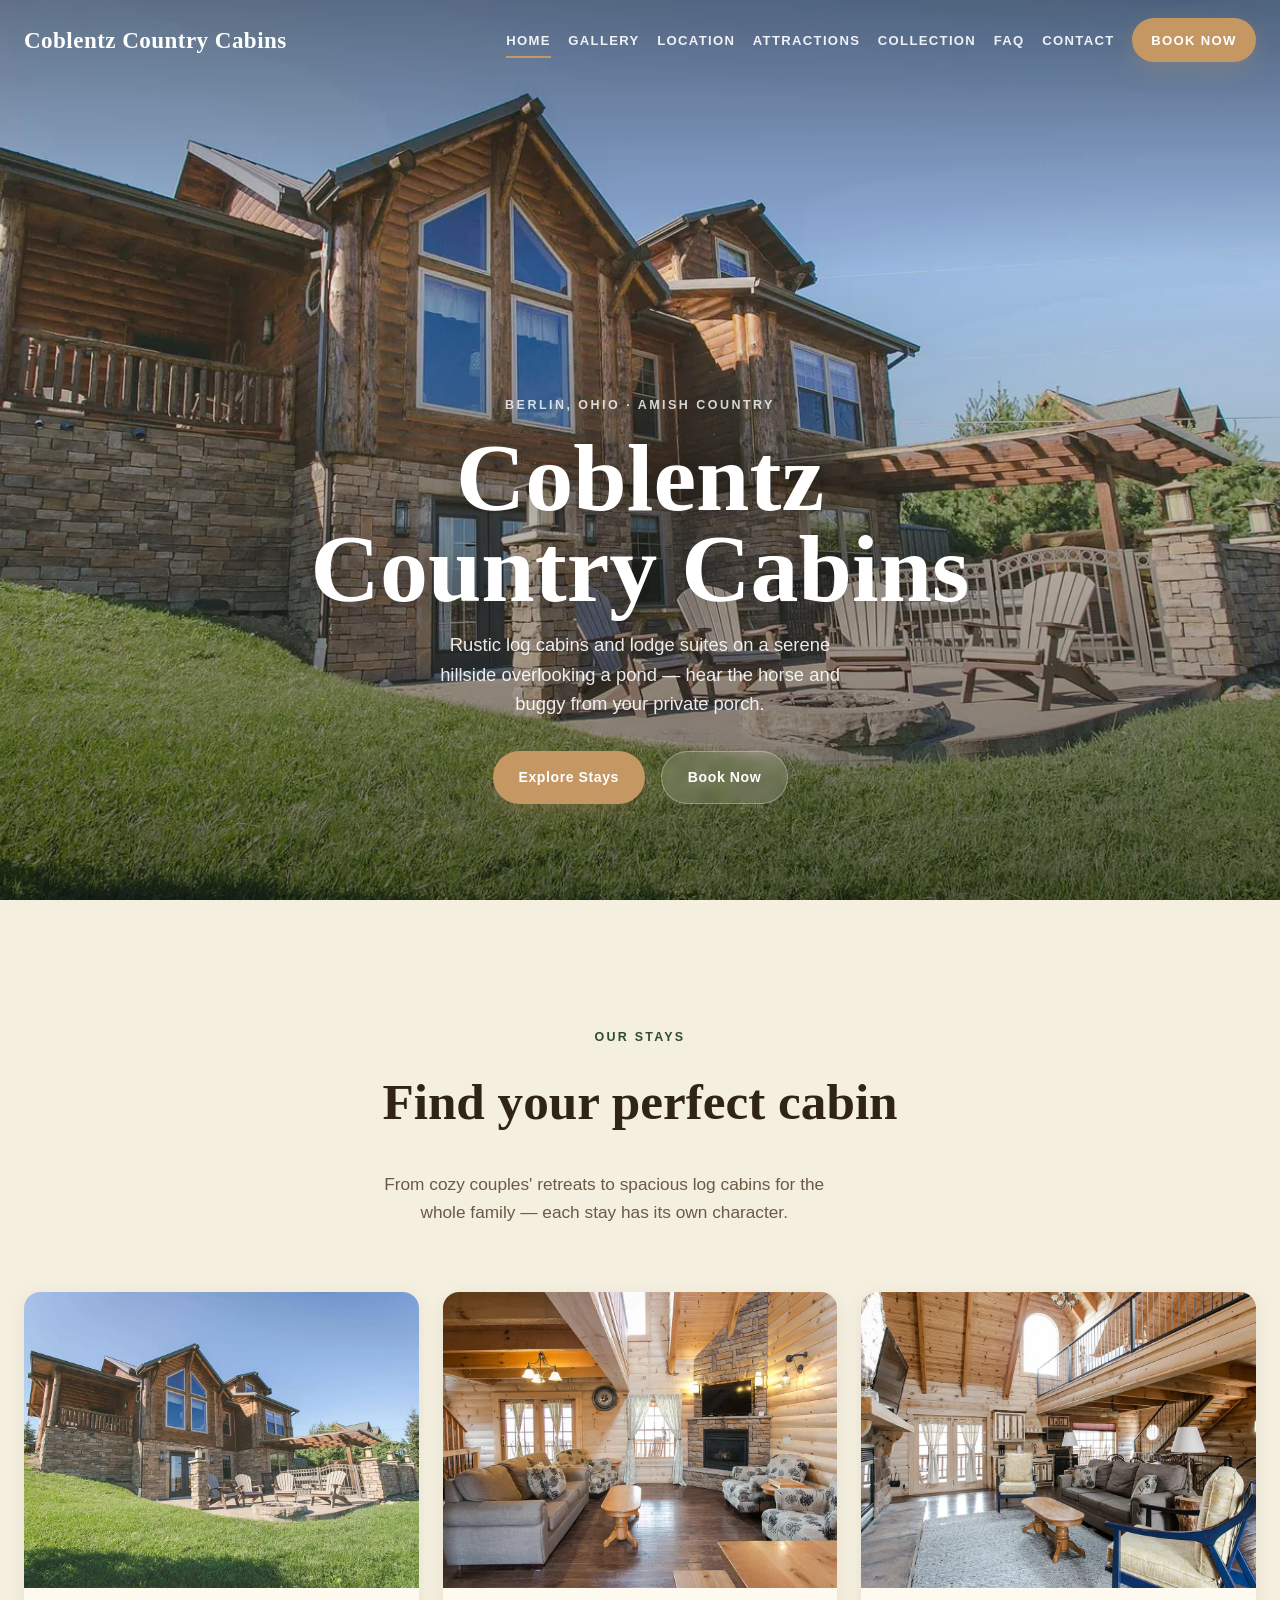
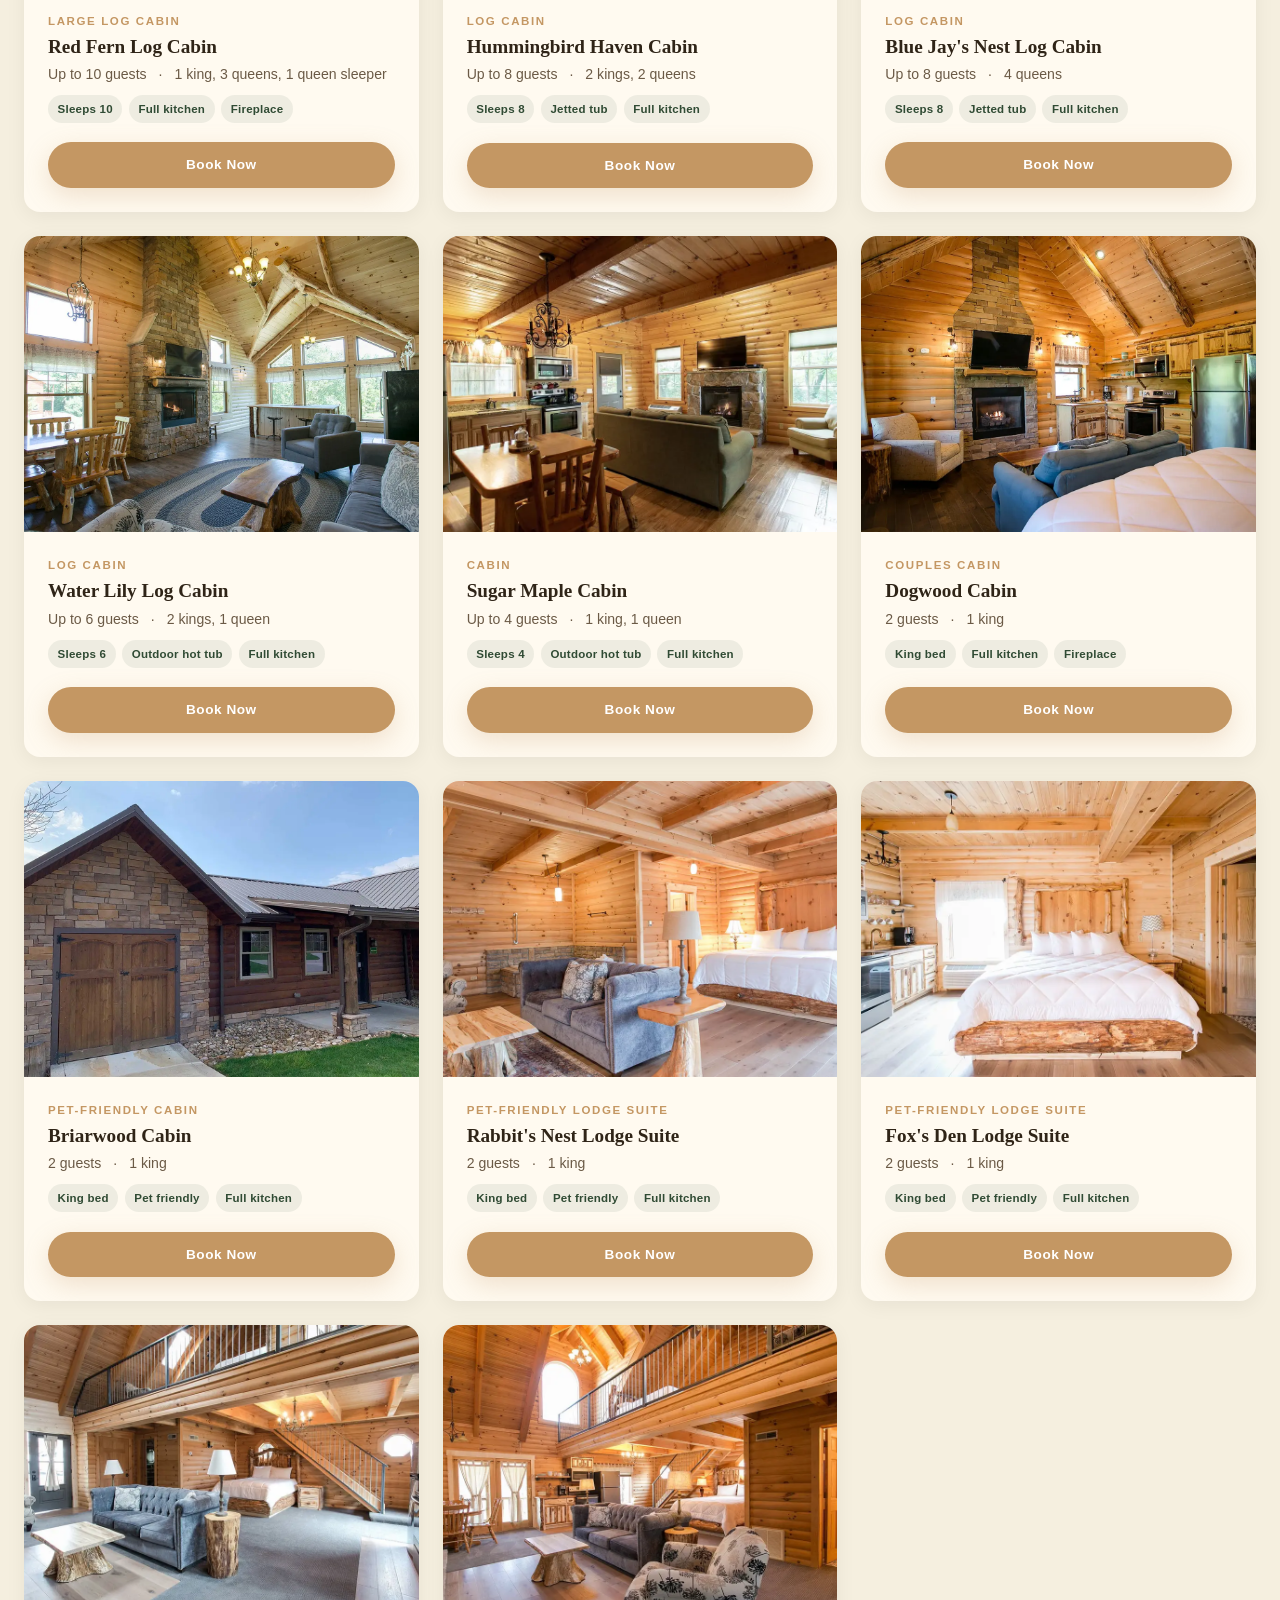
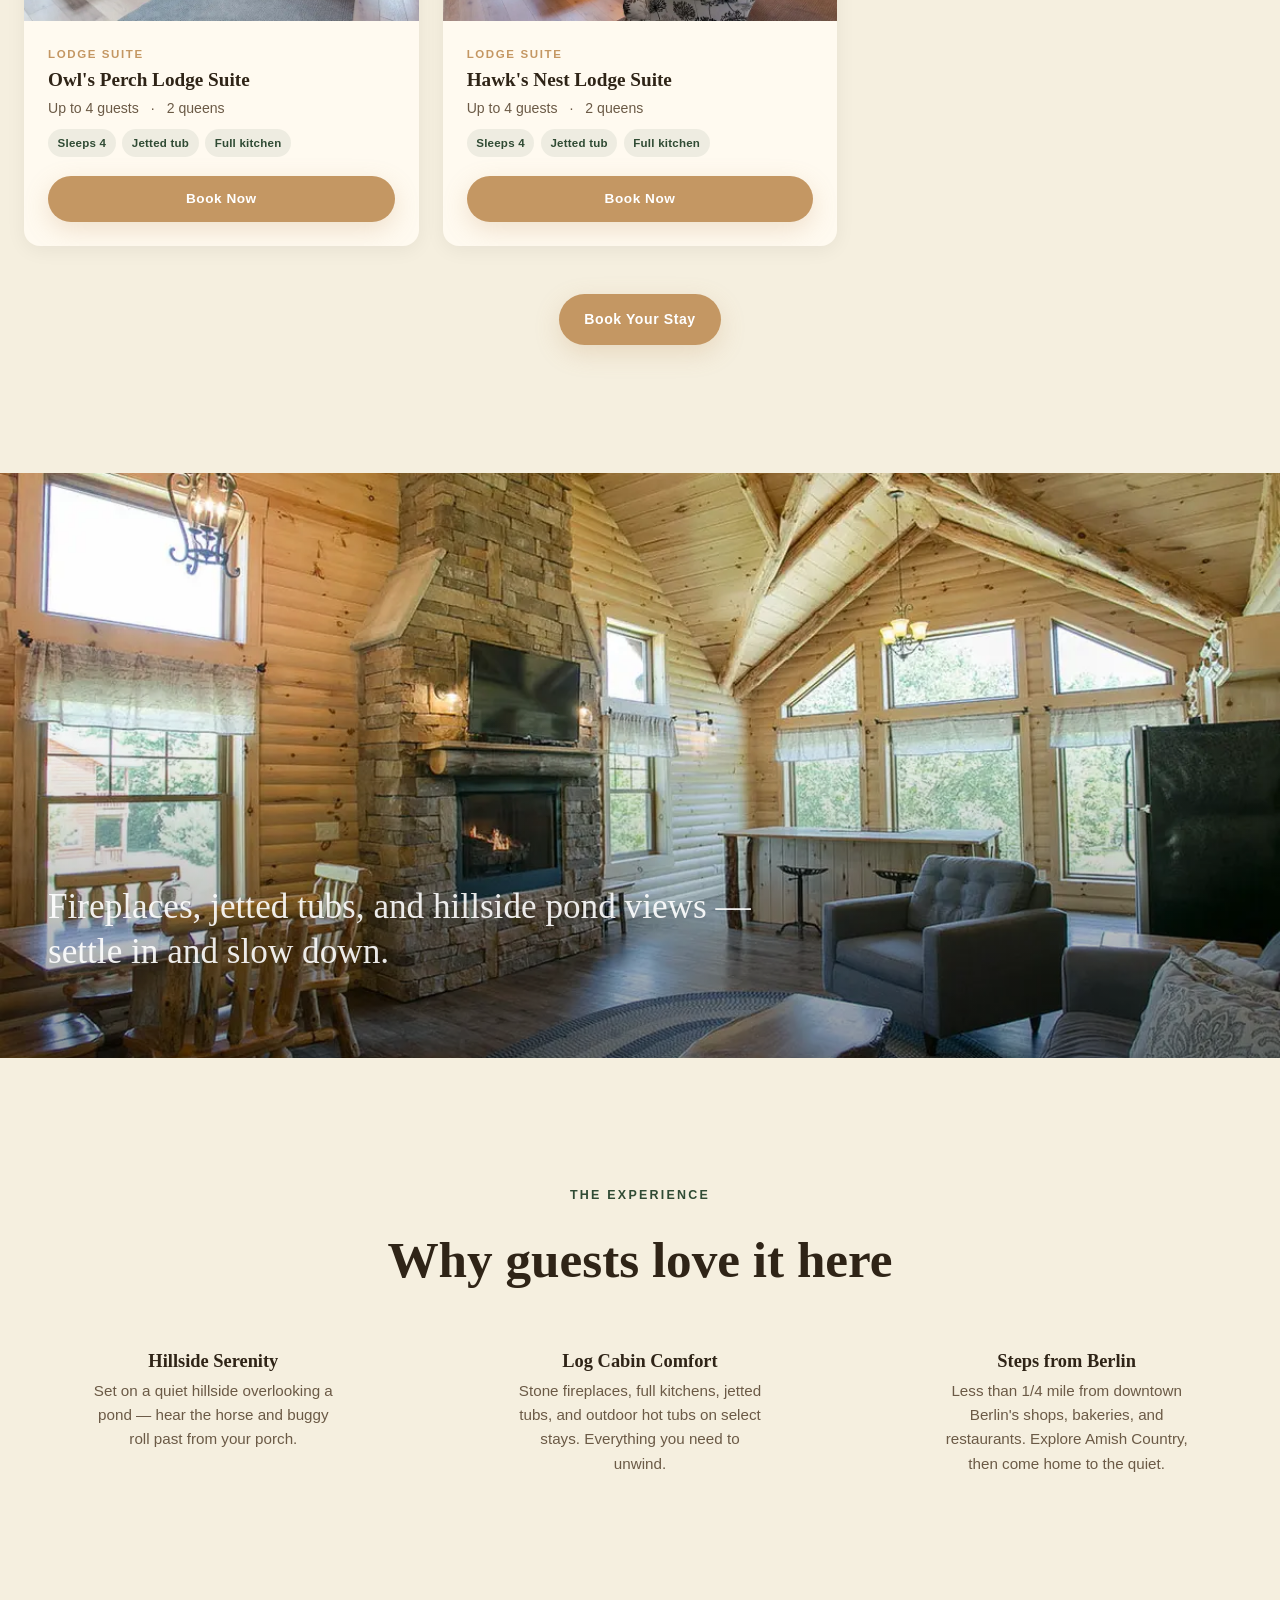
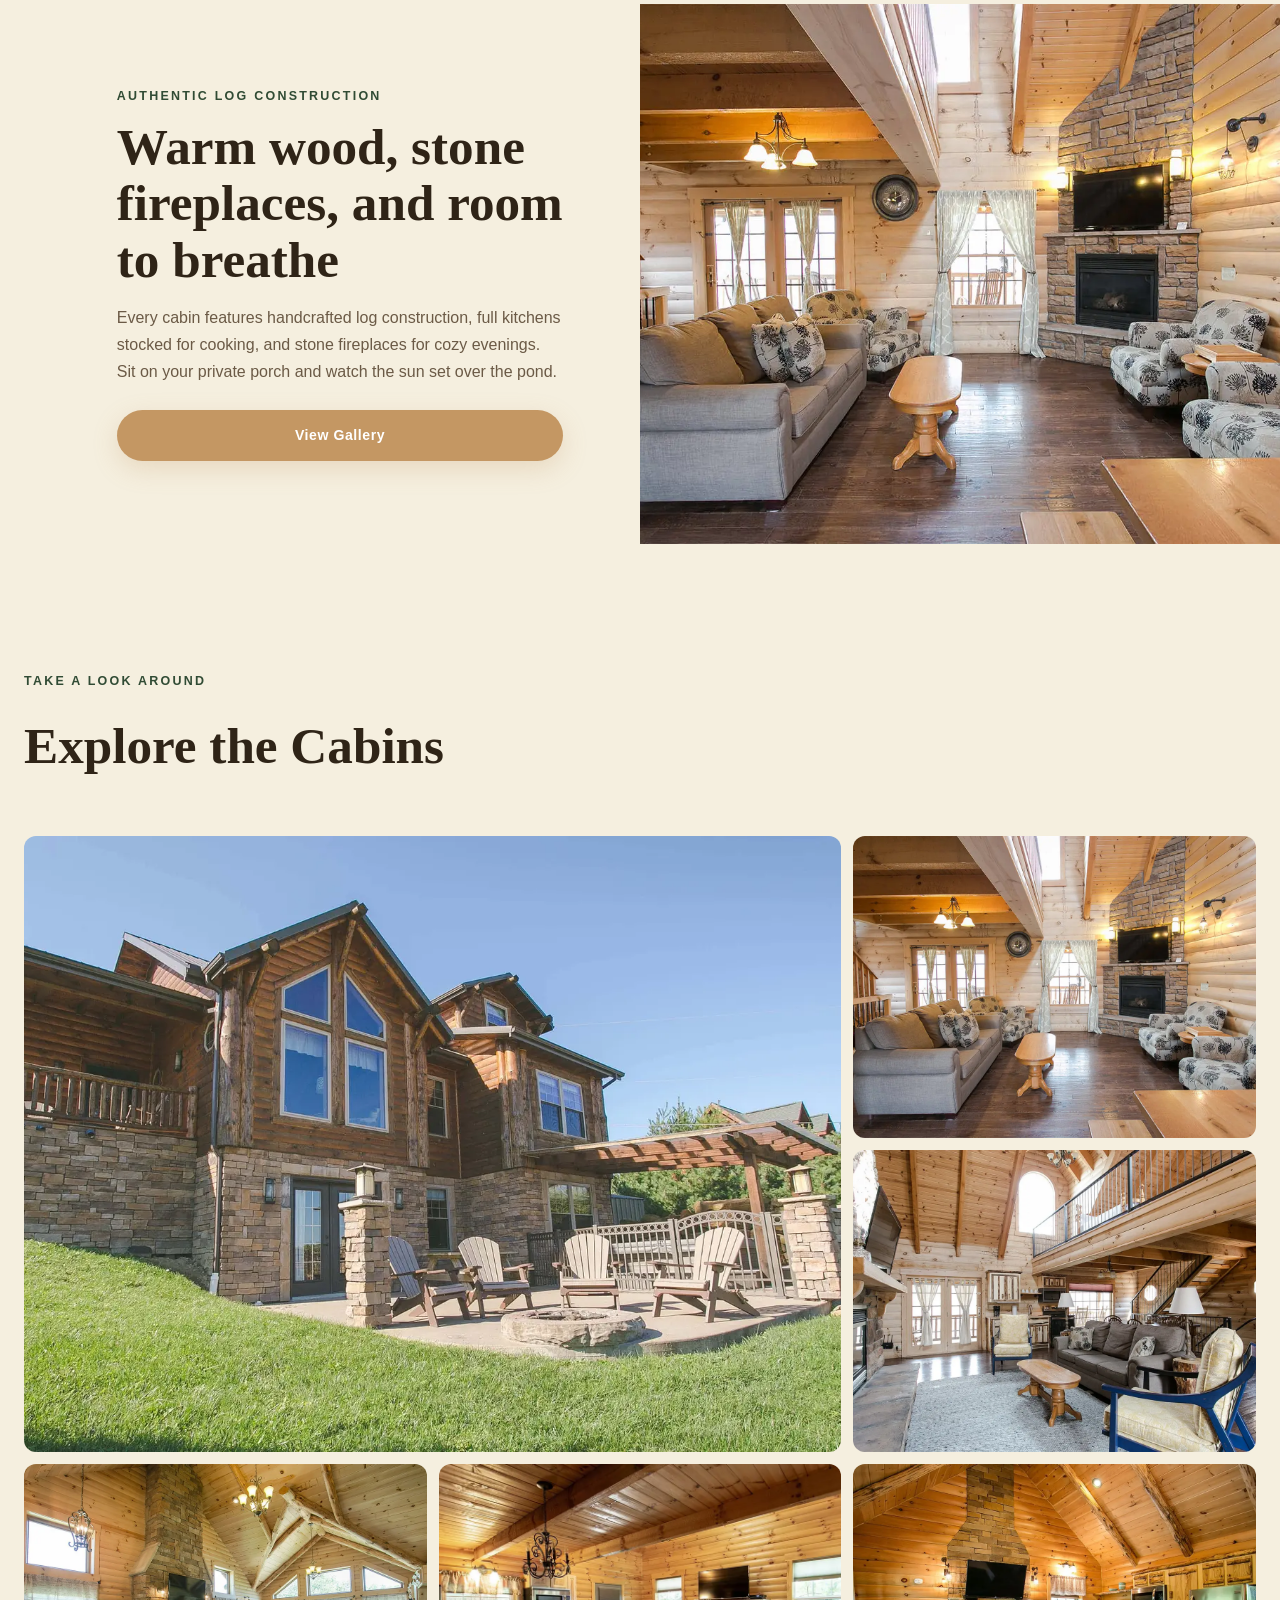
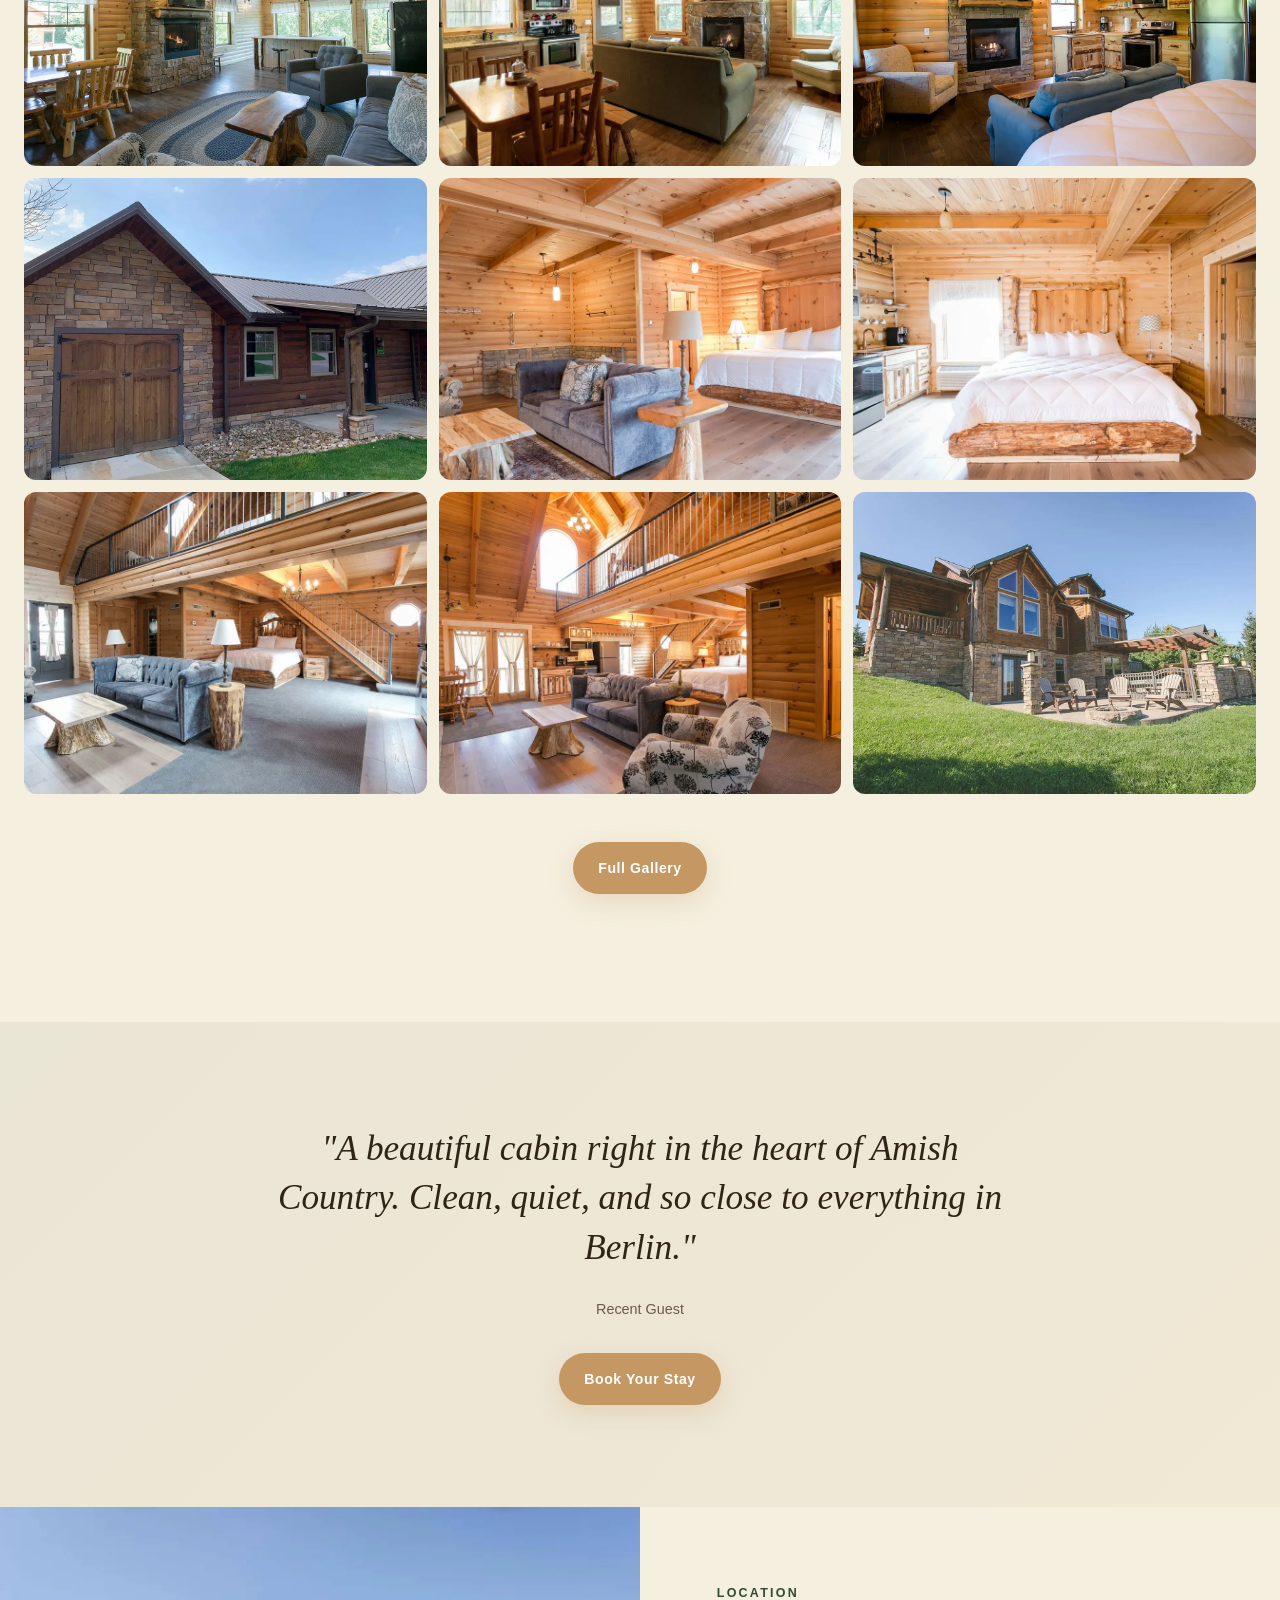
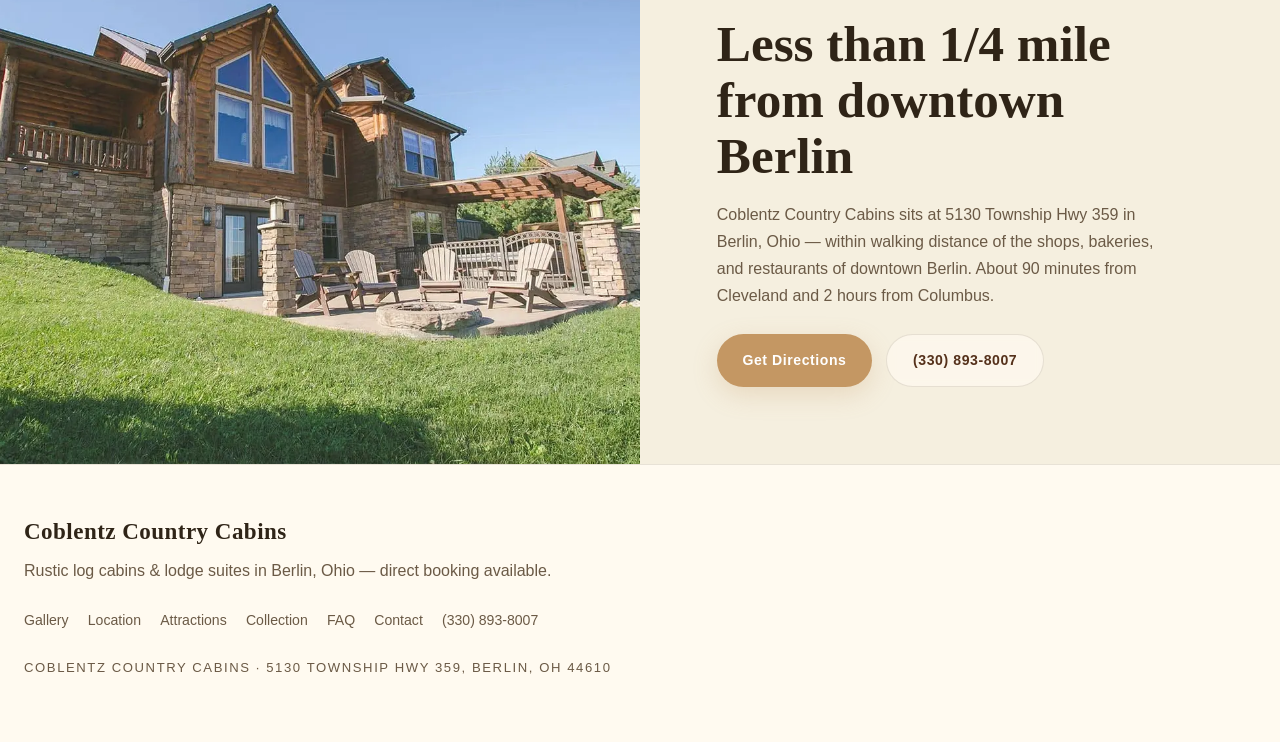
<file: index.html>
<!DOCTYPE html>
<html lang="en">
<head>
  <meta charset="UTF-8">
  <meta name="viewport" content="width=device-width, initial-scale=1.0">
  <title>Coblentz Country Cabins | Log Cabins &amp; Lodge Suites in Berlin, Ohio</title>
  <meta name="description" content="Stay at Coblentz Country Cabins in Berlin, Ohio — rustic log cabins and lodge suites with fireplaces, jetted tubs, hot tubs, and direct booking. Less than 1/4 mile from downtown Berlin.">
  <link rel="icon" type="image/svg+xml" href="assets/favicon.svg">
  <meta property="og:type" content="website">
  <meta property="og:title" content="Coblentz Country Cabins | Log Cabins &amp; Lodge Suites in Berlin, Ohio">
  <meta property="og:description" content="Rustic log cabins and lodge suites on a serene hillside overlooking a pond, less than 1/4 mile from downtown Berlin, Ohio.">
  <meta property="og:image" content="https://www.coblentzcabins.com/assets/images/optimized/red-fern-exterior-slide.jpg">
  <meta property="og:url" content="https://www.coblentzcabins.com/">
  <link rel="canonical" href="https://www.coblentzcabins.com/">
  <meta name="twitter:card" content="summary_large_image">
  <meta name="twitter:title" content="Coblentz Country Cabins | Log Cabins &amp; Lodge Suites in Berlin, Ohio">
  <meta name="twitter:description" content="Rustic log cabins and lodge suites on a serene hillside overlooking a pond, less than 1/4 mile from downtown Berlin, Ohio.">
  <meta name="twitter:image" content="https://www.coblentzcabins.com/assets/images/optimized/red-fern-exterior-slide.jpg">
  <link rel="preload" as="image" href="assets/images/optimized/red-fern-exterior-slide.webp" type="image/webp" fetchpriority="high">
  <link rel="stylesheet" href="assets/site.css">
  <script type="application/ld+json">
  {
    "@context": "https://schema.org",
    "@type": "LodgingBusiness",
    "@id": "https://www.coblentzcabins.com/#lodging",
    "name": "Coblentz Country Cabins",
    "description": "Rustic log cabins and lodge suites on a serene hillside overlooking a pond, less than 1/4 mile from downtown Berlin, Ohio. Great for couples, families, and group getaways.",
    "telephone": "+1-330-893-8007",
    "email": "info@amishcountrylodging.com",
    "image": "https://www.coblentzcabins.com/assets/images/optimized/red-fern-exterior-slide.jpg",
    "priceRange": "$$$",
    "hasMap": "https://maps.google.com/?q=5130+Township+Hwy+359+Berlin+OH+44610",
    "checkinTime": "16:00",
    "checkoutTime": "11:00",
    "areaServed": [
      "Berlin, Ohio",
      "Holmes County, Ohio",
      "Ohio Amish Country"
    ],
    "address": {
      "@type": "PostalAddress",
      "streetAddress": "5130 Township Hwy 359",
      "addressLocality": "Berlin",
      "addressRegion": "OH",
      "postalCode": "44610",
      "addressCountry": "US"
    },
    "geo": {
      "@type": "GeoCoordinates",
      "latitude": 40.5611,
      "longitude": -81.7899
    },
    "amenityFeature": [
      { "@type": "LocationFeatureSpecification", "name": "Fireplaces", "value": true },
      { "@type": "LocationFeatureSpecification", "name": "Full Kitchens", "value": true },
      { "@type": "LocationFeatureSpecification", "name": "Jetted Tubs (select stays)", "value": true },
      { "@type": "LocationFeatureSpecification", "name": "Outdoor Hot Tubs (select stays)", "value": true },
      { "@type": "LocationFeatureSpecification", "name": "ROKU Smart TVs", "value": true },
      { "@type": "LocationFeatureSpecification", "name": "Pet Friendly (select stays)", "value": true },
      { "@type": "LocationFeatureSpecification", "name": "Complimentary WiFi", "value": true }
    ],
    "containsPlace": [
      { "@type": "Accommodation", "name": "Red Fern Log Cabin", "occupancy": { "@type": "QuantitativeValue", "maxValue": 10 } },
      { "@type": "Accommodation", "name": "Hummingbird Haven Cabin", "occupancy": { "@type": "QuantitativeValue", "maxValue": 8 } },
      { "@type": "Accommodation", "name": "Blue Jay's Nest Log Cabin", "occupancy": { "@type": "QuantitativeValue", "maxValue": 8 } },
      { "@type": "Accommodation", "name": "Water Lily Log Cabin", "occupancy": { "@type": "QuantitativeValue", "maxValue": 6 } },
      { "@type": "Accommodation", "name": "Sugar Maple Cabin", "occupancy": { "@type": "QuantitativeValue", "maxValue": 4 } },
      { "@type": "Accommodation", "name": "Dogwood Cabin", "occupancy": { "@type": "QuantitativeValue", "maxValue": 2 } },
      { "@type": "Accommodation", "name": "Briarwood Cabin", "petsAllowed": true, "occupancy": { "@type": "QuantitativeValue", "maxValue": 2 } }
    ],
    "url": "https://www.coblentzcabins.com",
    "sameAs": [
      "https://www.amishcountrylodging.com"
    ]
  }
  </script>
</head>
<body class="page-shell" data-page="index.html">
  <div data-header></div>

  <main id="main">
    <!-- FULL-BLEED HERO -->
    <section class="hero" id="lodging">
      <div class="hero-bg">
        <img src="assets/images/optimized/red-fern-exterior-slide.webp" alt="Coblentz Country Cabins log cabin on a hillside in Berlin, Ohio" fetchpriority="high" decoding="async">
      </div>
      <div class="hero-content">
        <span class="eyebrow">Berlin, Ohio &middot; Amish Country</span>
        <h1>Coblentz Country Cabins</h1>
        <p>Rustic log cabins and lodge suites on a serene hillside overlooking a pond — hear the horse and buggy from your private porch.</p>
        <div class="hero-actions">
          <a class="button" href="#stays">Explore Stays</a>
          <a class="button-secondary" href="https://reserve.amishcountrylodging.com/all-listings?category=16008" target="_blank" rel="noreferrer">Book Now</a>
        </div>
      </div>
    </section>

    <!-- FEATURED STAYS -->
    <section id="stays" class="section">
      <div class="section-inner">
        <div class="section-intro section-intro--centered reveal">
          <span class="eyebrow">Our Stays</span>
          <h2>Find your perfect cabin</h2>
          <p class="lead">From cozy couples' retreats to spacious log cabins for the whole family — each stay has its own character.</p>
        </div>
        <div id="featured-units" class="units-grid"></div>
        <div style="text-align:center;margin-top:3rem" class="reveal">
          <a class="button" href="https://reserve.amishcountrylodging.com/all-listings?category=16008" target="_blank" rel="noreferrer">Book Your Stay</a>
        </div>
      </div>
    </section>

    <!-- IMMERSIVE IMAGE BAND -->
    <div class="image-band">
      <img src="assets/images/optimized/water-lily-living-overview.webp" alt="Cabin living room with warm wood interiors overlooking the pond" loading="lazy" decoding="async">
      <div class="image-band-overlay">
        <p>Fireplaces, jetted tubs, and hillside pond views — settle in and slow down.</p>
      </div>
    </div>

    <!-- HIGHLIGHTS -->
    <section class="section">
      <div class="section-inner">
        <div class="section-intro section-intro--centered reveal">
          <span class="eyebrow">The Experience</span>
          <h2>Why guests love it here</h2>
        </div>
        <div class="highlights">
          <div class="highlight-item reveal">
            <h3>Hillside Serenity</h3>
            <p>Set on a quiet hillside overlooking a pond — hear the horse and buggy roll past from your porch.</p>
          </div>
          <div class="highlight-item reveal">
            <h3>Log Cabin Comfort</h3>
            <p>Stone fireplaces, full kitchens, jetted tubs, and outdoor hot tubs on select stays. Everything you need to unwind.</p>
          </div>
          <div class="highlight-item reveal">
            <h3>Steps from Berlin</h3>
            <p>Less than 1/4 mile from downtown Berlin's shops, bakeries, and restaurants. Explore Amish Country, then come home to the quiet.</p>
          </div>
        </div>
      </div>
    </section>

    <!-- SPLIT: INTERIOR IMAGE + TEXT -->
    <section class="split-section reverse">
      <div class="split-img">
        <img src="assets/images/optimized/hummingbird-haven-overview.webp" alt="Hummingbird Haven log cabin interior with fireplace" loading="lazy" decoding="async">
      </div>
      <div class="split-text">
        <span class="eyebrow">Authentic Log Construction</span>
        <h2>Warm wood, stone fireplaces, and room to breathe</h2>
        <p>Every cabin features handcrafted log construction, full kitchens stocked for cooking, and stone fireplaces for cozy evenings. Sit on your private porch and watch the sun set over the pond.</p>
        <a class="button" href="gallery.html">View Gallery</a>
      </div>
    </section>

    <!-- GALLERY PREVIEW -->
    <section id="photos" class="section">
      <div class="section-inner">
        <div class="section-intro reveal">
          <span class="eyebrow">Take A Look Around</span>
          <h2>Explore the Cabins</h2>
        </div>
        <div id="gallery-list" class="gallery-grid"></div>
        <div style="text-align:center;margin-top:3rem" class="reveal">
          <a class="button" href="gallery.html">Full Gallery</a>
        </div>
      </div>
    </section>

    <!-- QUOTE BAND -->
    <section class="quote-band">
      <blockquote>"A beautiful cabin right in the heart of Amish Country. Clean, quiet, and so close to everything in Berlin."</blockquote>
      <cite>Recent Guest</cite>
      <div><a class="button" href="https://reserve.amishcountrylodging.com/all-listings?category=16008" target="_blank" rel="noreferrer">Book Your Stay</a></div>
    </section>

    <!-- SPLIT: LOCATION -->
    <section class="split-section">
      <div class="split-img">
        <img src="assets/images/optimized/red-fern-overview.webp" alt="Cabin porch with hillside pond views at Coblentz Country Cabins" loading="lazy" decoding="async">
      </div>
      <div class="split-text">
        <span class="eyebrow">Location</span>
        <h2>Less than 1/4 mile from downtown Berlin</h2>
        <p>Coblentz Country Cabins sits at 5130 Township Hwy 359 in Berlin, Ohio — within walking distance of the shops, bakeries, and restaurants of downtown Berlin. About 90 minutes from Cleveland and 2 hours from Columbus.</p>
        <div class="cta-row">
          <a class="button" href="location.html">Get Directions</a>
          <a class="button-secondary" style="color:var(--accent-dark);border-color:var(--line);background:rgba(255,250,240,0.7)" href="tel:13308938007">(330) 893-8007</a>
        </div>
      </div>
    </section>
  </main>

  <div data-footer></div>

  <script src="assets/data.js"></script>
  <script src="assets/site.js"></script>
</body>
</html>
</file>
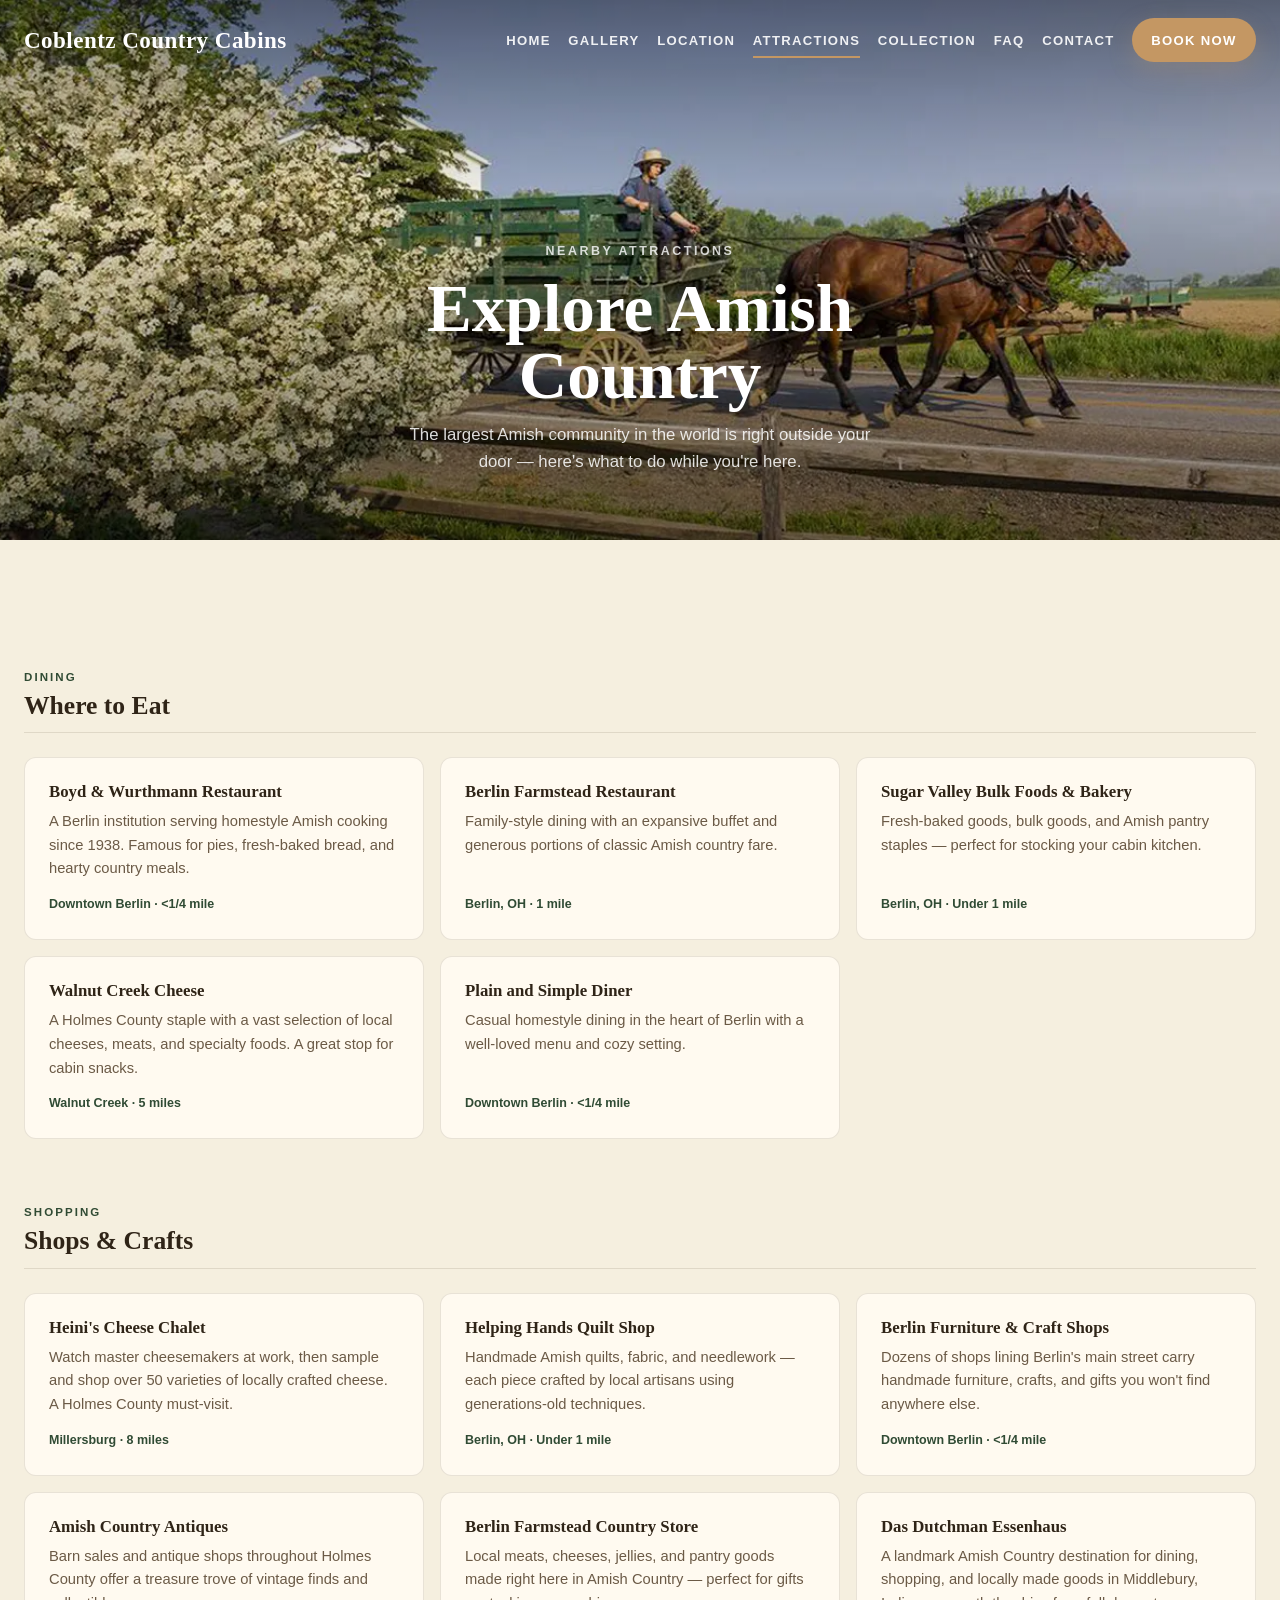
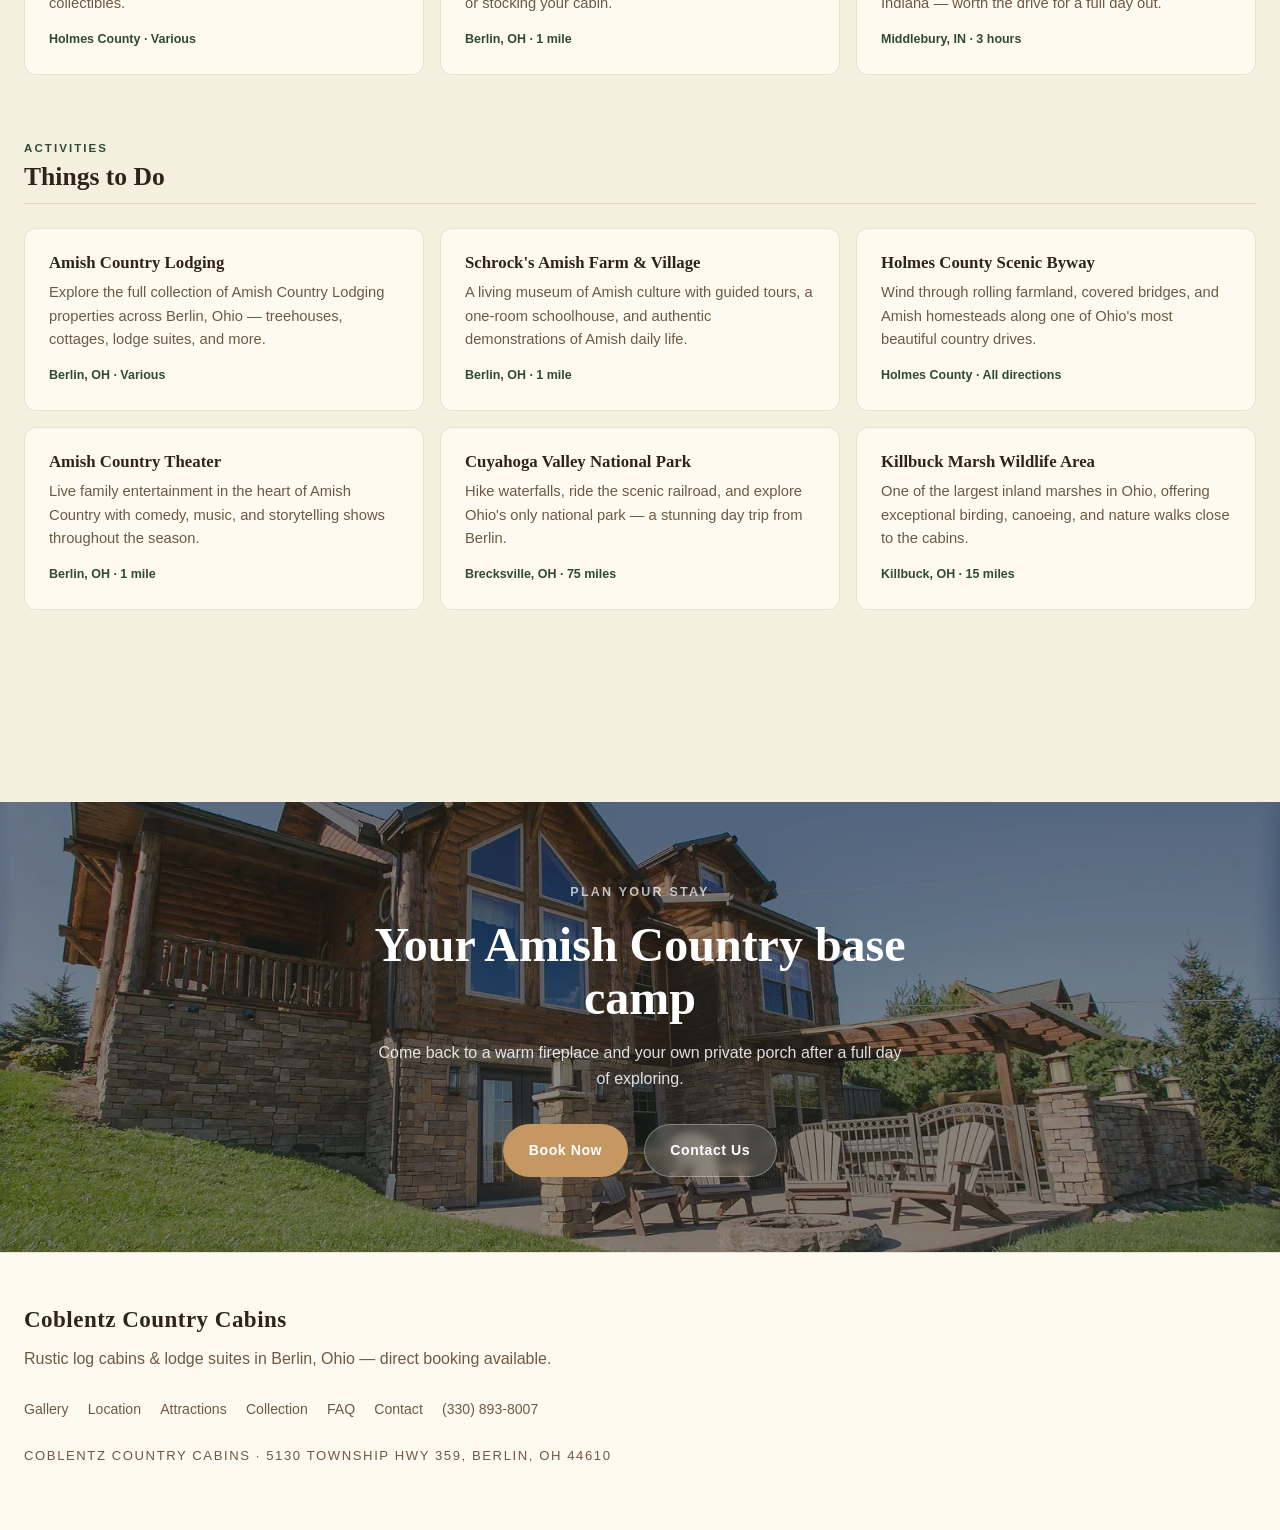
<file: attractions.html>
<!DOCTYPE html>
<html lang="en">
<head>
  <meta charset="UTF-8">
  <meta name="viewport" content="width=device-width, initial-scale=1.0">
  <title>Nearby Attractions | Coblentz Country Cabins — Berlin, Ohio</title>
  <meta name="description" content="Discover the best of Amish Country Ohio near Coblentz Country Cabins — from Heini's Cheese Chalet and Schrock's Heritage Village to farm tours, antiques, and fine dining.">
  <link rel="icon" type="image/svg+xml" href="assets/favicon.svg">
  <meta property="og:type" content="website">
  <meta property="og:title" content="Nearby Attractions | Coblentz Country Cabins">
  <meta property="og:description" content="The best of Amish Country Ohio is right outside your cabin door.">
  <meta property="og:image" content="https://www.coblentzcabins.com/assets/images/optimized/horse-and-green-buggy.jpg">
  <meta property="og:url" content="https://www.coblentzcabins.com/attractions.html">
  <link rel="canonical" href="https://www.coblentzcabins.com/attractions.html">
  <meta name="twitter:card" content="summary_large_image">
  <link rel="preload" as="image" href="assets/images/optimized/horse-and-green-buggy.webp" type="image/webp" fetchpriority="high">
  <link rel="stylesheet" href="assets/site.css">
</head>
<body class="page-shell" data-page="attractions.html">
  <div data-header></div>

  <main id="main">
    <section class="page-hero">
      <div class="page-hero-bg">
        <img src="assets/images/optimized/horse-and-green-buggy.webp" alt="Amish horse and buggy on a country road in Holmes County, Ohio" fetchpriority="high" decoding="async">
      </div>
      <div class="page-hero-content">
        <span class="eyebrow">Nearby Attractions</span>
        <h1>Explore Amish Country</h1>
        <p class="lead">The largest Amish community in the world is right outside your door — here's what to do while you're here.</p>
      </div>
    </section>

    <section class="section">
      <div class="section-inner">

        <!-- WHERE TO EAT -->
        <div class="attraction-category reveal">
          <div class="attraction-category__header">
            <span class="attraction-category__eyebrow">Dining</span>
            <h2 class="attraction-category__title">Where to Eat</h2>
          </div>
          <div class="attraction-grid">
            <div class="attraction-card">
              <h3><a href="https://www.boydandwurthmann.com" target="_blank" rel="noopener">Boyd &amp; Wurthmann Restaurant</a></h3>
              <p>A Berlin institution serving homestyle Amish cooking since 1938. Famous for pies, fresh-baked bread, and hearty country meals.</p>
              <div class="attraction-card__distance">Downtown Berlin &middot; &lt;1/4 mile</div>
            </div>
            <div class="attraction-card">
              <h3><a href="https://www.berlinfarmstead.com" target="_blank" rel="noopener">Berlin Farmstead Restaurant</a></h3>
              <p>Family-style dining with an expansive buffet and generous portions of classic Amish country fare.</p>
              <div class="attraction-card__distance">Berlin, OH &middot; 1 mile</div>
            </div>
            <div class="attraction-card">
              <h3><a href="https://sugarvalleymeats.com/" target="_blank" rel="noopener">Sugar Valley Bulk Foods &amp; Bakery</a></h3>
              <p>Fresh-baked goods, bulk goods, and Amish pantry staples — perfect for stocking your cabin kitchen.</p>
              <div class="attraction-card__distance">Berlin, OH &middot; Under 1 mile</div>
            </div>
            <div class="attraction-card">
              <h3><a href="https://www.walnutcreekcheese.com/" target="_blank" rel="noopener">Walnut Creek Cheese</a></h3>
              <p>A Holmes County staple with a vast selection of local cheeses, meats, and specialty foods. A great stop for cabin snacks.</p>
              <div class="attraction-card__distance">Walnut Creek &middot; 5 miles</div>
            </div>
            <div class="attraction-card">
              <h3><a href="https://ohiosamishcountry.com/businesses/dining/plain-and-simple-diner" target="_blank" rel="noopener">Plain and Simple Diner</a></h3>
              <p>Casual homestyle dining in the heart of Berlin with a well-loved menu and cozy setting.</p>
              <div class="attraction-card__distance">Downtown Berlin &middot; &lt;1/4 mile</div>
            </div>
          </div>
        </div>

        <!-- SHOPPING -->
        <div class="attraction-category reveal">
          <div class="attraction-category__header">
            <span class="attraction-category__eyebrow">Shopping</span>
            <h2 class="attraction-category__title">Shops &amp; Crafts</h2>
          </div>
          <div class="attraction-grid">
            <div class="attraction-card">
              <h3><a href="https://www.holmescountychamber.com/foods/heinis-cheese-chalet-bunker-hill-cheese" target="_blank" rel="noopener">Heini's Cheese Chalet</a></h3>
              <p>Watch master cheesemakers at work, then sample and shop over 50 varieties of locally crafted cheese. A Holmes County must-visit.</p>
              <div class="attraction-card__distance">Millersburg &middot; 8 miles</div>
            </div>
            <div class="attraction-card">
              <h3><a href="https://helpinghandsquilts.com/" target="_blank" rel="noopener">Helping Hands Quilt Shop</a></h3>
              <p>Handmade Amish quilts, fabric, and needlework — each piece crafted by local artisans using generations-old techniques.</p>
              <div class="attraction-card__distance">Berlin, OH &middot; Under 1 mile</div>
            </div>
            <div class="attraction-card">
              <h3><a href="https://www.visitberlinohio.com/" target="_blank" rel="noopener">Berlin Furniture &amp; Craft Shops</a></h3>
              <p>Dozens of shops lining Berlin's main street carry handmade furniture, crafts, and gifts you won't find anywhere else.</p>
              <div class="attraction-card__distance">Downtown Berlin &middot; &lt;1/4 mile</div>
            </div>
            <div class="attraction-card">
              <h3><a href="https://www.ohiosmarket.com/" target="_blank" rel="noopener">Amish Country Antiques</a></h3>
              <p>Barn sales and antique shops throughout Holmes County offer a treasure trove of vintage finds and collectibles.</p>
              <div class="attraction-card__distance">Holmes County &middot; Various</div>
            </div>
            <div class="attraction-card">
              <h3><a href="https://www.berlinfarmstead.com/" target="_blank" rel="noopener">Berlin Farmstead Country Store</a></h3>
              <p>Local meats, cheeses, jellies, and pantry goods made right here in Amish Country — perfect for gifts or stocking your cabin.</p>
              <div class="attraction-card__distance">Berlin, OH &middot; 1 mile</div>
            </div>
            <div class="attraction-card">
              <h3><a href="https://essenhaus.com/" target="_blank" rel="noopener">Das Dutchman Essenhaus</a></h3>
              <p>A landmark Amish Country destination for dining, shopping, and locally made goods in Middlebury, Indiana — worth the drive for a full day out.</p>
              <div class="attraction-card__distance">Middlebury, IN &middot; 3 hours</div>
            </div>
          </div>
        </div>

        <!-- THINGS TO DO -->
        <div class="attraction-category reveal">
          <div class="attraction-category__header">
            <span class="attraction-category__eyebrow">Activities</span>
            <h2 class="attraction-category__title">Things to Do</h2>
          </div>
          <div class="attraction-grid">
            <div class="attraction-card">
              <h3><a href="https://www.amishcountrylodging.com" target="_blank" rel="noopener">Amish Country Lodging</a></h3>
              <p>Explore the full collection of Amish Country Lodging properties across Berlin, Ohio — treehouses, cottages, lodge suites, and more.</p>
              <div class="attraction-card__distance">Berlin, OH &middot; Various</div>
            </div>
            <div class="attraction-card">
              <h3><a href="https://www.schrocksvillage.com/" target="_blank" rel="noopener">Schrock's Amish Farm &amp; Village</a></h3>
              <p>A living museum of Amish culture with guided tours, a one-room schoolhouse, and authentic demonstrations of Amish daily life.</p>
              <div class="attraction-card__distance">Berlin, OH &middot; 1 mile</div>
            </div>
            <div class="attraction-card">
              <h3><a href="https://www.transportation.ohio.gov/traveling/ohio-byways" target="_blank" rel="noopener">Holmes County Scenic Byway</a></h3>
              <p>Wind through rolling farmland, covered bridges, and Amish homesteads along one of Ohio's most beautiful country drives.</p>
              <div class="attraction-card__distance">Holmes County &middot; All directions</div>
            </div>
            <div class="attraction-card">
              <h3><a href="https://www.amishcountrytheater.com" target="_blank" rel="noopener">Amish Country Theater</a></h3>
              <p>Live family entertainment in the heart of Amish Country with comedy, music, and storytelling shows throughout the season.</p>
              <div class="attraction-card__distance">Berlin, OH &middot; 1 mile</div>
            </div>
            <div class="attraction-card">
              <h3><a href="https://www.nps.gov/cuva/" target="_blank" rel="noopener">Cuyahoga Valley National Park</a></h3>
              <p>Hike waterfalls, ride the scenic railroad, and explore Ohio's only national park — a stunning day trip from Berlin.</p>
              <div class="attraction-card__distance">Brecksville, OH &middot; 75 miles</div>
            </div>
            <div class="attraction-card">
              <h3><a href="https://ohiodnr.gov/go-and-do/plan-a-visit/find-a-property/killbuck-marsh-wildlife-area" target="_blank" rel="noopener">Killbuck Marsh Wildlife Area</a></h3>
              <p>One of the largest inland marshes in Ohio, offering exceptional birding, canoeing, and nature walks close to the cabins.</p>
              <div class="attraction-card__distance">Killbuck, OH &middot; 15 miles</div>
            </div>
          </div>
        </div>

      </div>
    </section>

    <!-- CTA -->
    <section class="cta-band">
      <div class="cta-band-bg">
        <img src="assets/images/optimized/red-fern-exterior-slide.webp" alt="Red Fern cabin exterior" loading="lazy" decoding="async">
      </div>
      <div class="cta-band-content">
        <span class="eyebrow">Plan Your Stay</span>
        <h2>Your Amish Country base camp</h2>
        <p>Come back to a warm fireplace and your own private porch after a full day of exploring.</p>
        <div class="cta-buttons">
          <a class="button" href="https://reserve.amishcountrylodging.com/all-listings?category=16008" target="_blank" rel="noreferrer">Book Now</a>
          <a class="button-secondary" href="contact.html">Contact Us</a>
        </div>
      </div>
    </section>
  </main>

  <div data-footer></div>

  <script src="assets/data.js"></script>
  <script src="assets/site.js"></script>
</body>
</html>
</file>
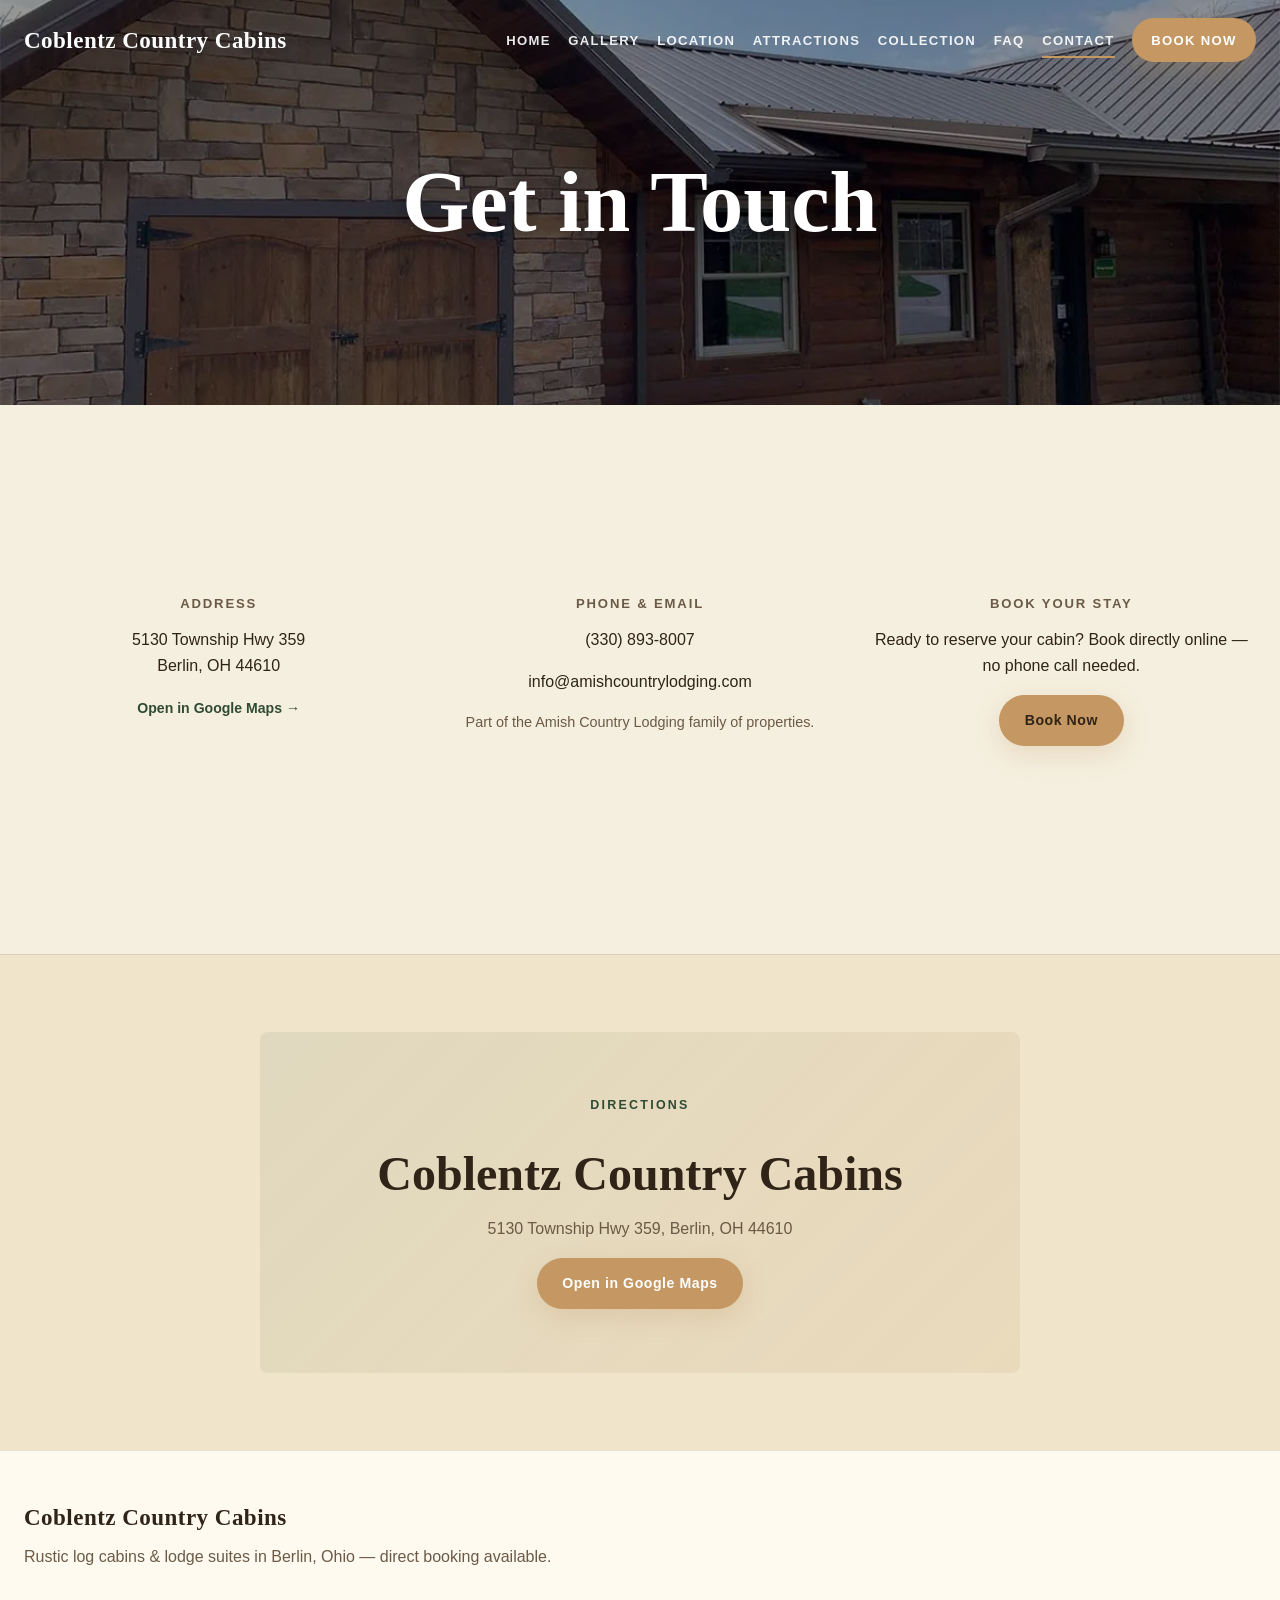
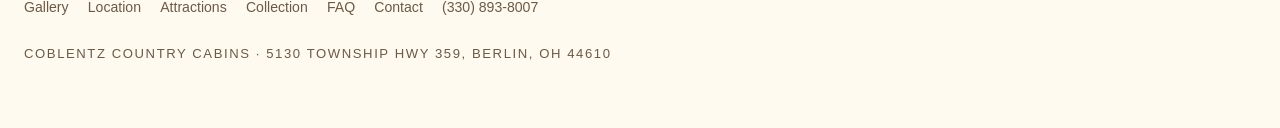
<file: contact.html>
<!DOCTYPE html>
<html lang="en">
<head>
  <meta charset="UTF-8">
  <meta name="viewport" content="width=device-width, initial-scale=1.0">
  <title>Contact | Coblentz Country Cabins — Berlin, Ohio</title>
  <meta name="description" content="Contact Coblentz Country Cabins in Berlin, Ohio. Call (330) 893-8007, email info@amishcountrylodging.com, or book online at amishcountrylodging.com.">
  <link rel="icon" type="image/svg+xml" href="assets/favicon.svg">
  <meta property="og:type" content="website">
  <meta property="og:title" content="Contact | Coblentz Country Cabins">
  <meta property="og:description" content="Contact Coblentz Country Cabins — call, email, or book your stay online.">
  <meta property="og:image" content="https://www.coblentzcabins.com/assets/images/optimized/briarwood-cabin-overview.jpg">
  <meta property="og:url" content="https://www.coblentzcabins.com/contact.html">
  <link rel="canonical" href="https://www.coblentzcabins.com/contact.html">
  <meta name="twitter:card" content="summary_large_image">
  <link rel="preload" as="image" href="assets/images/optimized/briarwood-cabin-overview.webp" type="image/webp" fetchpriority="high">
  <link rel="stylesheet" href="assets/site.css">
</head>
<body class="page-shell" data-page="contact.html">
  <div data-header></div>

  <main id="main">
    <div class="contact-hero">
      <div class="contact-hero-bg">
        <img src="assets/images/optimized/briarwood-cabin-overview.webp" alt="Briarwood Cabin at Coblentz Country Cabins" fetchpriority="high" decoding="async">
      </div>
      <div class="contact-hero-content">
        <h1>Get in Touch</h1>
      </div>
    </div>

    <section class="section">
      <div class="section-inner">
        <div class="contact-grid">
          <div class="contact-card reveal">
            <h2>Address</h2>
            <p>5130 Township Hwy 359<br>Berlin, OH 44610</p>
            <p style="margin-top:0.75rem">
              <a href="https://maps.google.com/?q=5130+Township+Hwy+359+Berlin+OH+44610" target="_blank" rel="noreferrer" style="color:var(--pine);font-weight:700;font-size:0.88rem;">Open in Google Maps &rarr;</a>
            </p>
          </div>
          <div class="contact-card reveal">
            <h2>Phone &amp; Email</h2>
            <p><a href="tel:13308938007">(330) 893-8007</a></p>
            <p style="margin-top:0.5rem"><a href="mailto:info@amishcountrylodging.com">info@amishcountrylodging.com</a></p>
            <p style="margin-top:0.5rem;color:var(--muted);font-size:0.9rem">Part of the Amish Country Lodging family of properties.</p>
          </div>
          <div class="contact-card reveal">
            <h2>Book Your Stay</h2>
            <p>Ready to reserve your cabin? Book directly online — no phone call needed.</p>
            <p style="margin-top:1rem">
              <a class="button" href="https://reserve.amishcountrylodging.com/all-listings?category=16008" target="_blank" rel="noreferrer">Book Now</a>
            </p>
          </div>
        </div>
      </div>
    </section>

    <div class="map-band">
      <div class="map-card map-card--wide">
        <span class="eyebrow">Directions</span>
        <h3>Coblentz Country Cabins</h3>
        <p>5130 Township Hwy 359, Berlin, OH 44610</p>
        <a class="button" href="https://maps.google.com/?q=5130+Township+Hwy+359+Berlin+OH+44610" target="_blank" rel="noreferrer">Open in Google Maps</a>
      </div>
    </div>
  </main>

  <div data-footer></div>

  <script src="assets/data.js"></script>
  <script src="assets/site.js"></script>
</body>
</html>
</file>
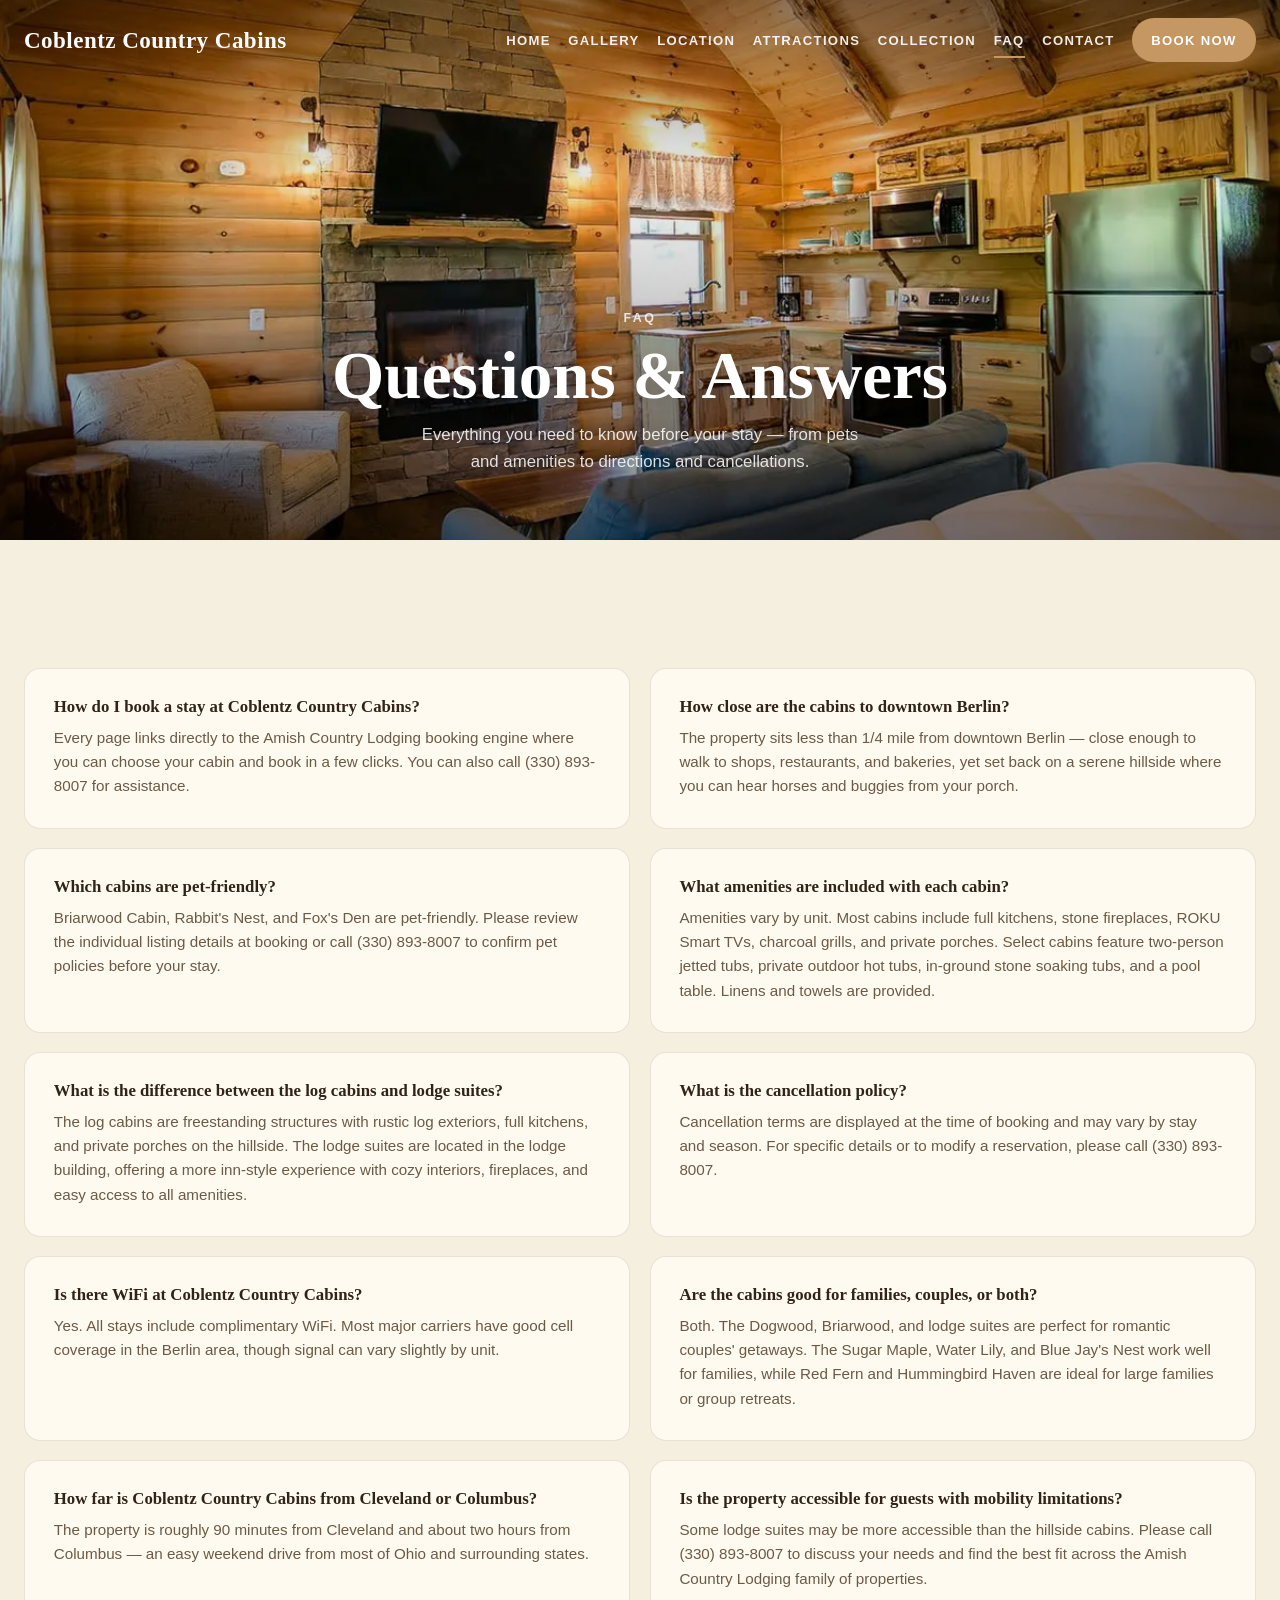
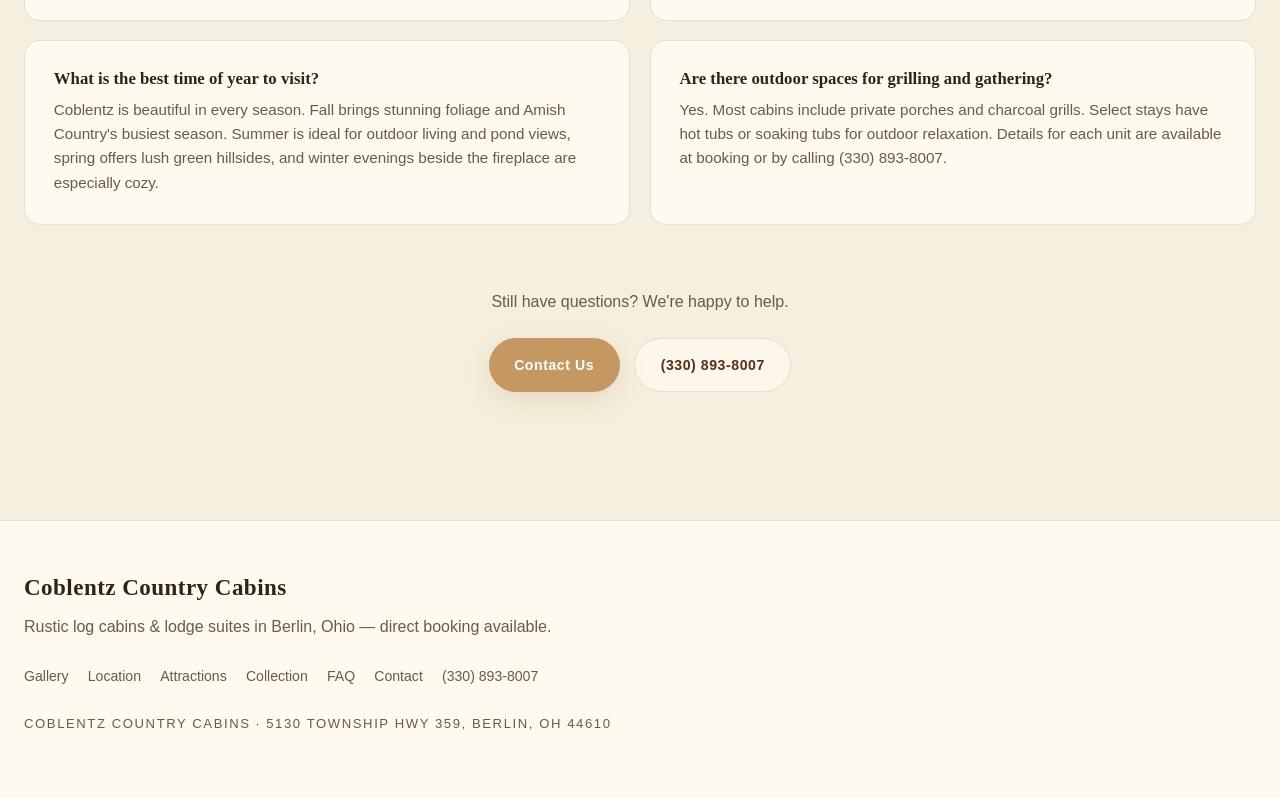
<file: faq.html>
<!DOCTYPE html>
<html lang="en">
<head>
  <meta charset="UTF-8">
  <meta name="viewport" content="width=device-width, initial-scale=1.0">
  <title>FAQ | Coblentz Country Cabins — Berlin, Ohio</title>
  <meta name="description" content="Frequently asked questions about staying at Coblentz Country Cabins in Berlin, Ohio — pet policies, amenities, cancellations, directions, and more.">
  <link rel="icon" type="image/svg+xml" href="assets/favicon.svg">
  <meta property="og:type" content="website">
  <meta property="og:title" content="FAQ | Coblentz Country Cabins">
  <meta property="og:description" content="Everything you need to know before your stay at Coblentz Country Cabins in Berlin, Ohio.">
  <meta property="og:image" content="https://www.coblentzcabins.com/assets/images/optimized/dogwood-interior-overview.jpg">
  <meta property="og:url" content="https://www.coblentzcabins.com/faq.html">
  <link rel="canonical" href="https://www.coblentzcabins.com/faq.html">
  <meta name="twitter:card" content="summary_large_image">
  <link rel="preload" as="image" href="assets/images/optimized/dogwood-interior-overview.webp" type="image/webp" fetchpriority="high">
  <link rel="stylesheet" href="assets/site.css">
  <script type="application/ld+json">
  {
    "@context": "https://schema.org",
    "@type": "FAQPage",
    "mainEntity": [
      {
        "@type": "Question",
        "name": "How do I book a stay at Coblentz Country Cabins?",
        "acceptedAnswer": {
          "@type": "Answer",
          "text": "Every page links directly to the Amish Country Lodging booking engine where you can choose your cabin and book in a few clicks. You can also call (330) 893-8007 for assistance."
        }
      },
      {
        "@type": "Question",
        "name": "How close are the cabins to downtown Berlin?",
        "acceptedAnswer": {
          "@type": "Answer",
          "text": "The property sits less than 1/4 mile from downtown Berlin — close enough to walk to shops, restaurants, and bakeries, yet set back on a serene hillside."
        }
      },
      {
        "@type": "Question",
        "name": "Which cabins are pet-friendly?",
        "acceptedAnswer": {
          "@type": "Answer",
          "text": "Briarwood Cabin, Rabbit's Nest, and Fox's Den are pet-friendly. Please call (330) 893-8007 to confirm before your stay."
        }
      },
      {
        "@type": "Question",
        "name": "What amenities are included?",
        "acceptedAnswer": {
          "@type": "Answer",
          "text": "Most cabins include full kitchens, stone fireplaces, ROKU Smart TVs, charcoal grills, and private porches. Select cabins feature two-person jetted tubs, outdoor hot tubs, and in-ground stone soaking tubs."
        }
      }
    ]
  }
  </script>
</head>
<body class="page-shell" data-page="faq.html">
  <div data-header></div>

  <main id="main">
    <section class="page-hero">
      <div class="page-hero-bg">
        <img src="assets/images/optimized/dogwood-interior-overview.webp" alt="Dogwood Cabin interior at Coblentz Country Cabins" fetchpriority="high" decoding="async">
      </div>
      <div class="page-hero-content">
        <span class="eyebrow">FAQ</span>
        <h1>Questions &amp; Answers</h1>
        <p class="lead">Everything you need to know before your stay — from pets and amenities to directions and cancellations.</p>
      </div>
    </section>

    <section class="section">
      <div class="section-inner">
        <div id="faq-list" class="faq-grid"></div>
        <div style="text-align:center;margin-top:4rem" class="reveal">
          <p style="color:var(--muted);margin-bottom:1.5rem">Still have questions? We're happy to help.</p>
          <div class="cta-row" style="justify-content:center">
            <a class="button" href="contact.html">Contact Us</a>
            <a class="button-secondary" style="color:var(--accent-dark);border-color:var(--line);background:rgba(255,250,240,0.7)" href="tel:13308938007">(330) 893-8007</a>
          </div>
        </div>
      </div>
    </section>
  </main>

  <div data-footer></div>

  <script src="assets/data.js"></script>
  <script src="assets/site.js"></script>
</body>
</html>
</file>
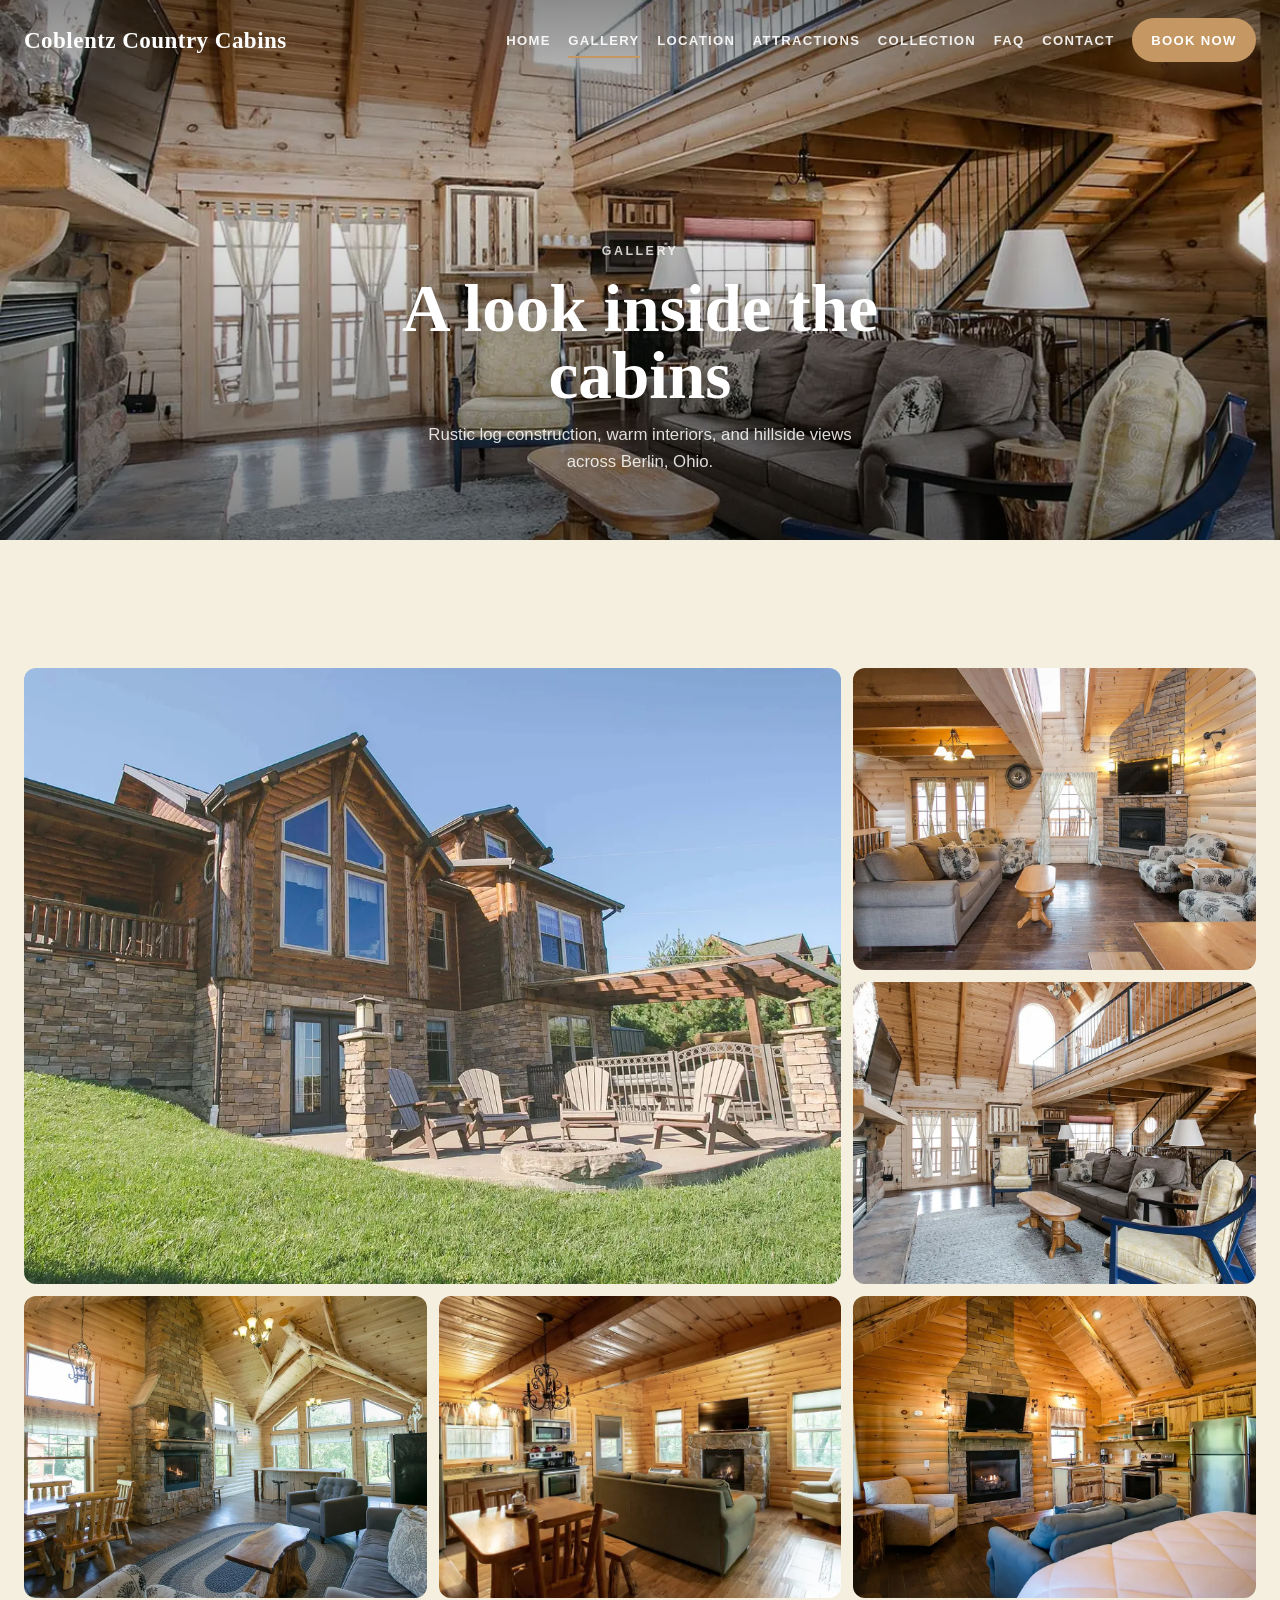
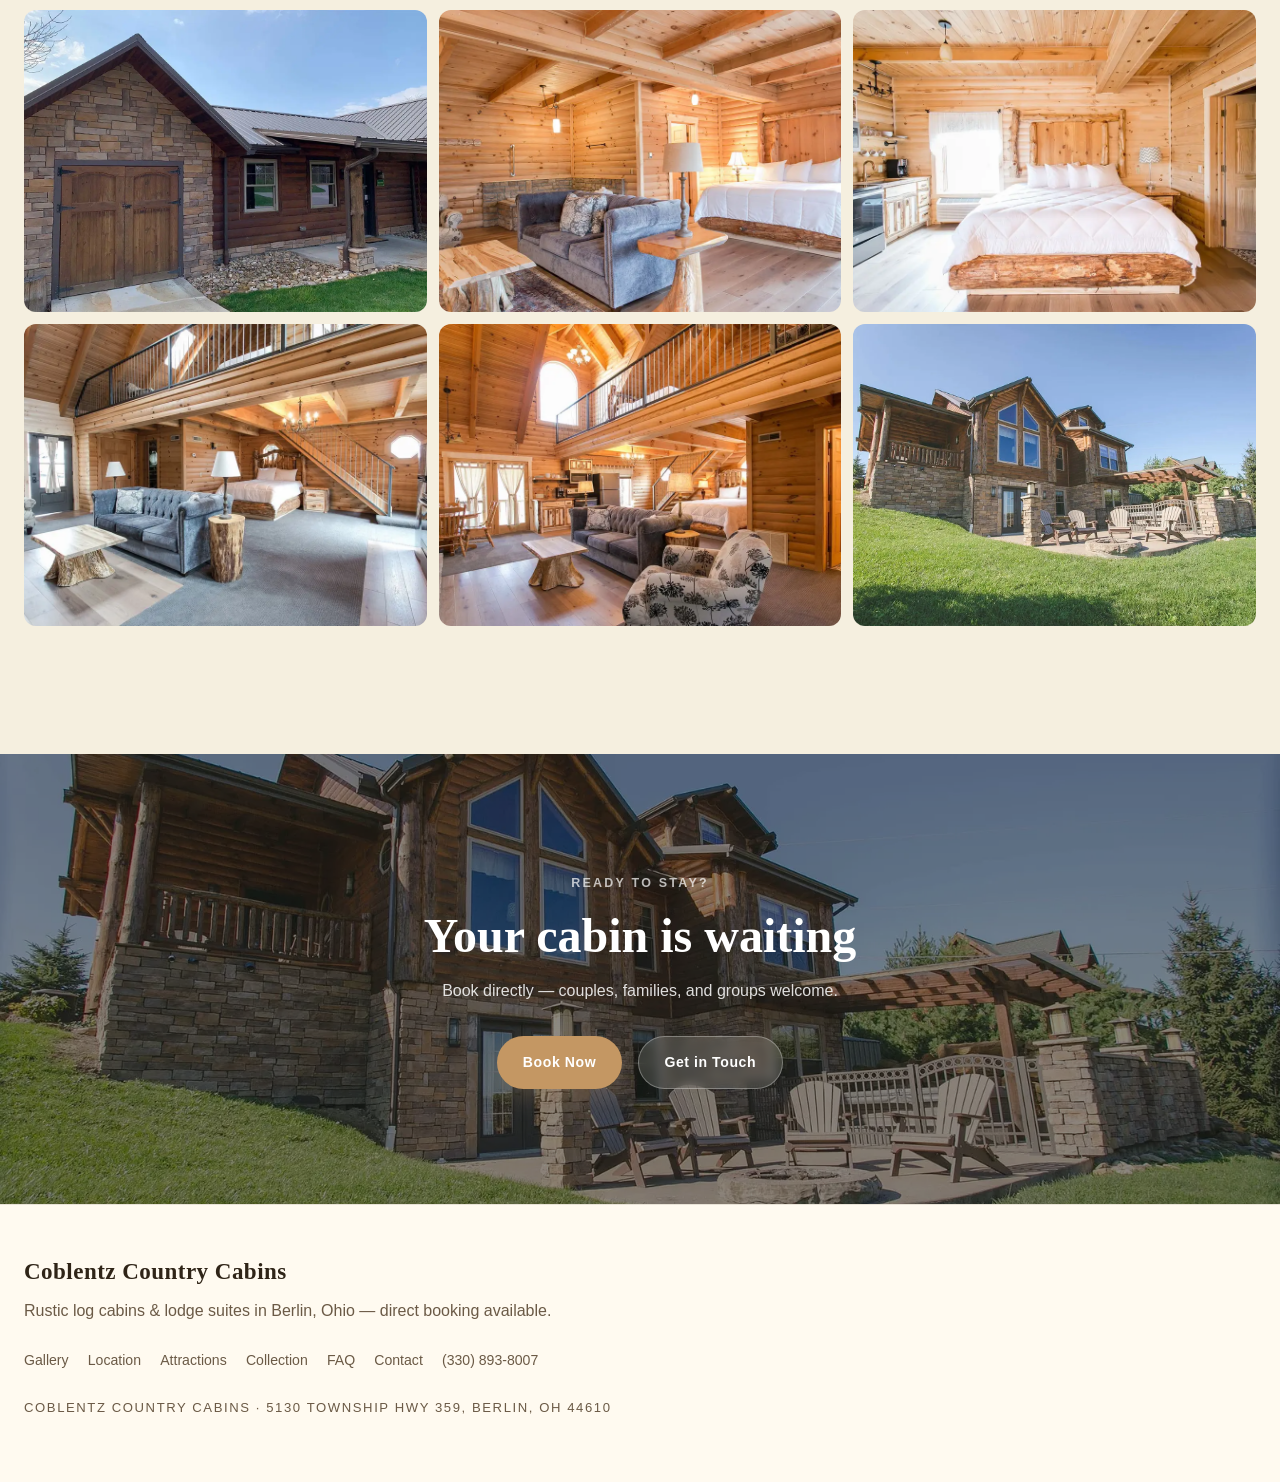
<file: gallery.html>
<!DOCTYPE html>
<html lang="en">
<head>
  <meta charset="UTF-8">
  <meta name="viewport" content="width=device-width, initial-scale=1.0">
  <title>Gallery | Coblentz Country Cabins — Berlin, Ohio</title>
  <meta name="description" content="Browse photos of the log cabins and lodge suites at Coblentz Country Cabins in Berlin, Ohio — fireplaces, full kitchens, hot tubs, and hillside pond views.">
  <link rel="icon" type="image/svg+xml" href="assets/favicon.svg">
  <meta property="og:type" content="website">
  <meta property="og:title" content="Gallery | Coblentz Country Cabins">
  <meta property="og:description" content="Browse photos of the log cabins and lodge suites at Coblentz Country Cabins in Berlin, Ohio.">
  <meta property="og:image" content="https://www.coblentzcabins.com/assets/images/optimized/blue-jays-overview.jpg">
  <meta property="og:url" content="https://www.coblentzcabins.com/gallery.html">
  <link rel="canonical" href="https://www.coblentzcabins.com/gallery.html">
  <meta name="twitter:card" content="summary_large_image">
  <link rel="preload" as="image" href="assets/images/optimized/blue-jays-overview.webp" type="image/webp" fetchpriority="high">
  <link rel="stylesheet" href="assets/site.css">
</head>
<body class="page-shell" data-page="gallery.html">
  <div data-header></div>

  <main id="main">
    <section class="page-hero">
      <div class="page-hero-bg">
        <img src="assets/images/optimized/blue-jays-overview.webp" alt="Blue Jay's Nest log cabin at Coblentz Country Cabins" fetchpriority="high" decoding="async">
      </div>
      <div class="page-hero-content">
        <span class="eyebrow">Gallery</span>
        <h1>A look inside the cabins</h1>
        <p class="lead">Rustic log construction, warm interiors, and hillside views across Berlin, Ohio.</p>
      </div>
    </section>

    <section class="section">
      <div class="section-inner">
        <div id="gallery-list" class="gallery-grid"></div>
      </div>
    </section>

    <!-- CTA BAND -->
    <section class="cta-band">
      <div class="cta-band-bg">
        <img src="assets/images/optimized/red-fern-exterior-slide.webp" alt="Red Fern log cabin exterior at Coblentz Country Cabins" loading="lazy" decoding="async">
      </div>
      <div class="cta-band-content">
        <span class="eyebrow">Ready to Stay?</span>
        <h2>Your cabin is waiting</h2>
        <p>Book directly — couples, families, and groups welcome.</p>
        <div class="cta-buttons">
          <a class="button" href="https://reserve.amishcountrylodging.com/all-listings?category=16008" target="_blank" rel="noreferrer">Book Now</a>
          <a class="button-secondary" href="contact.html">Get in Touch</a>
        </div>
      </div>
    </section>
  </main>

  <div data-footer></div>

  <script src="assets/data.js"></script>
  <script src="assets/site.js"></script>
</body>
</html>
</file>
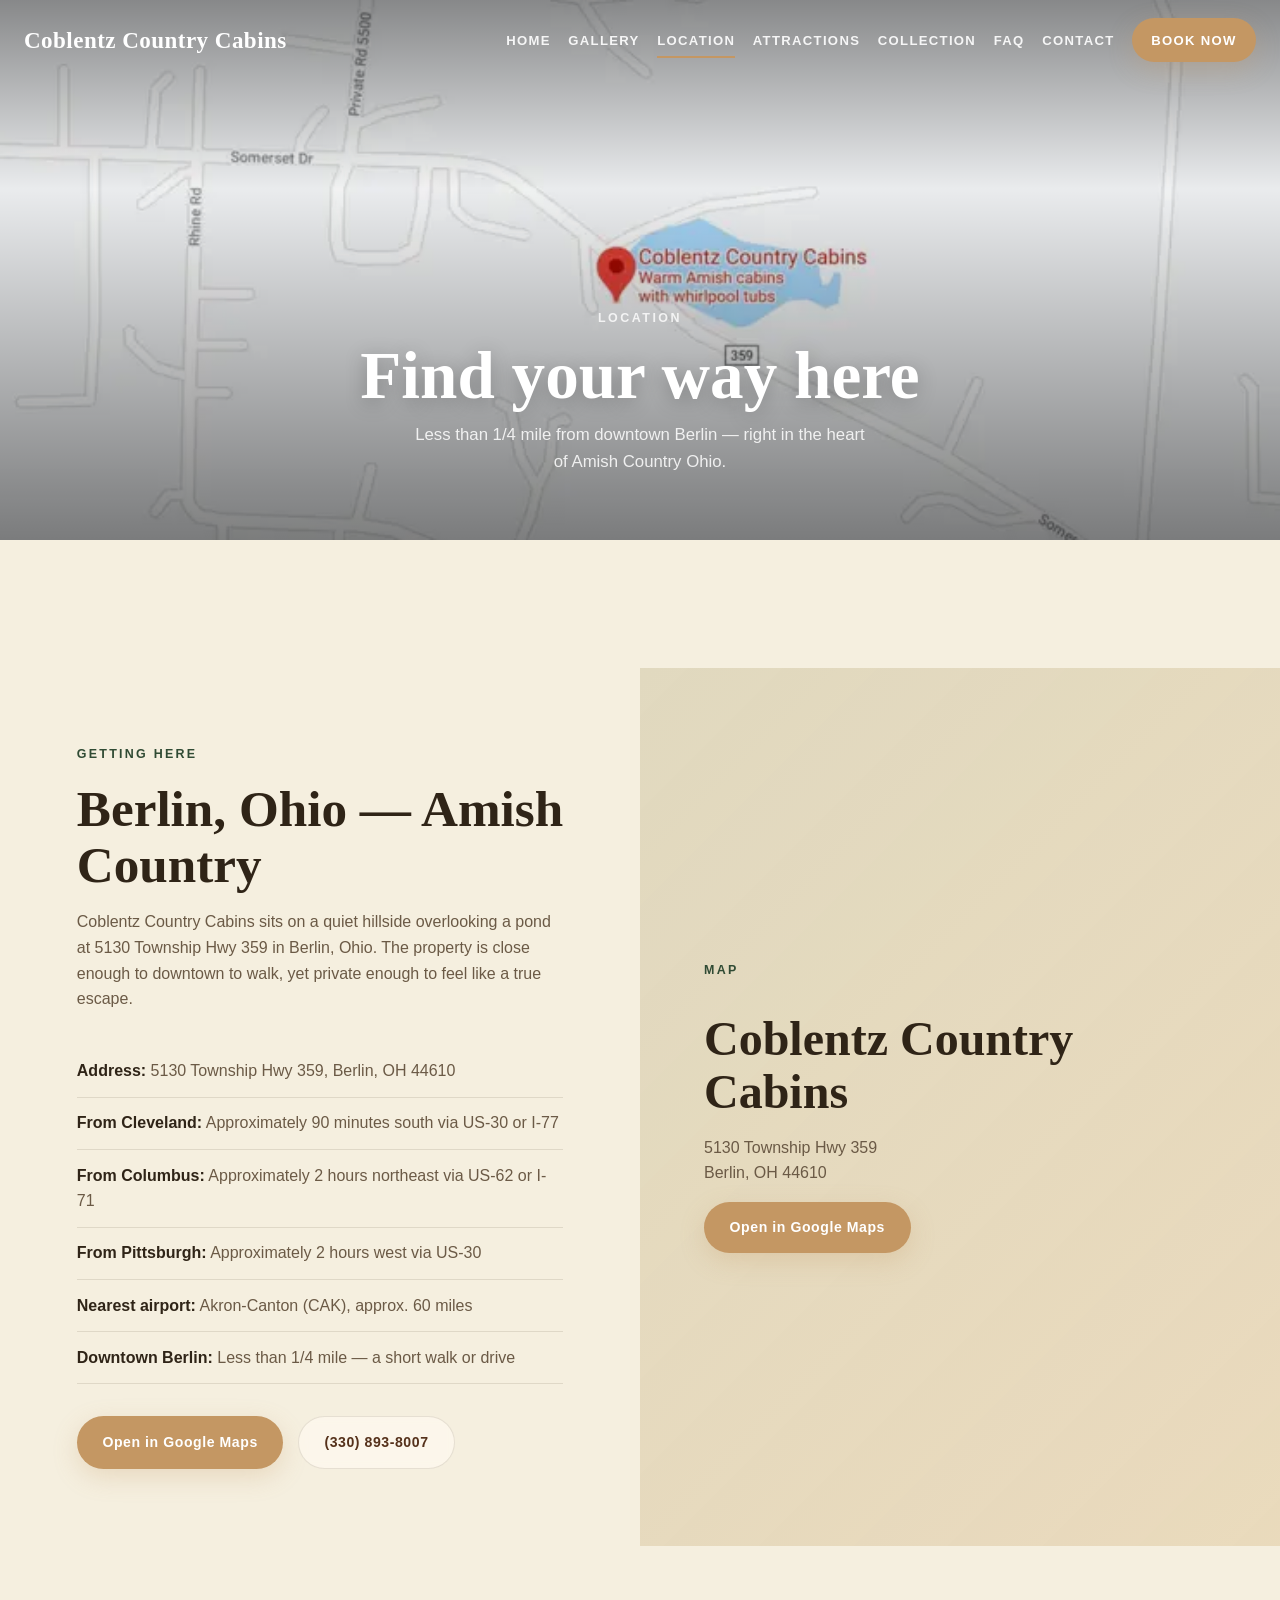
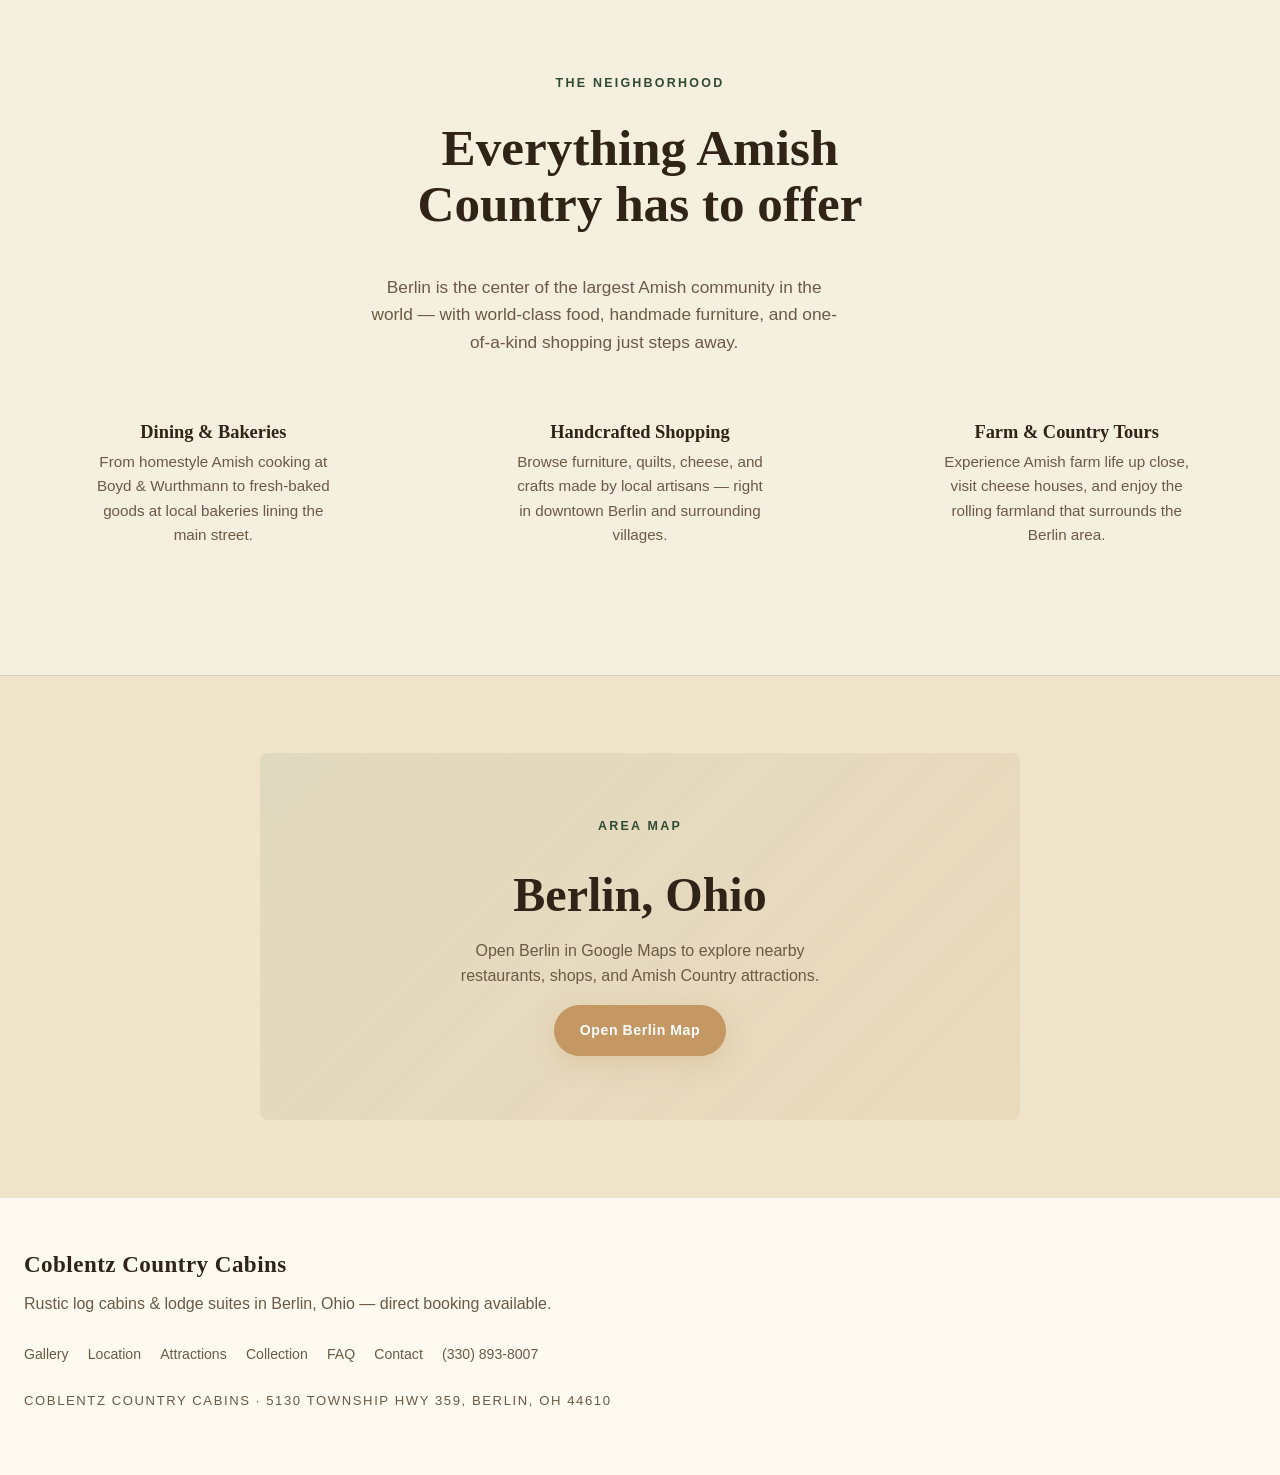
<file: location.html>
<!DOCTYPE html>
<html lang="en">
<head>
  <meta charset="UTF-8">
  <meta name="viewport" content="width=device-width, initial-scale=1.0">
  <title>Location &amp; Directions | Coblentz Country Cabins — Berlin, Ohio</title>
  <meta name="description" content="Coblentz Country Cabins is located at 5130 Township Hwy 359, Berlin, OH — less than 1/4 mile from downtown Berlin. Get directions and plan your Amish Country getaway.">
  <link rel="icon" type="image/svg+xml" href="assets/favicon.svg">
  <meta property="og:type" content="website">
  <meta property="og:title" content="Location &amp; Directions | Coblentz Country Cabins">
  <meta property="og:description" content="Less than 1/4 mile from downtown Berlin, Ohio. 90 minutes from Cleveland, 2 hours from Columbus.">
  <meta property="og:image" content="https://www.coblentzcabins.com/assets/images/optimized/coblentz-country-cabins-google-map.jpg">
  <meta property="og:url" content="https://www.coblentzcabins.com/location.html">
  <link rel="canonical" href="https://www.coblentzcabins.com/location.html">
  <meta name="twitter:card" content="summary_large_image">
  <link rel="preload" as="image" href="assets/images/optimized/coblentz-country-cabins-google-map.webp" type="image/webp" fetchpriority="high">
  <link rel="stylesheet" href="assets/site.css">
</head>
<body class="page-shell" data-page="location.html">
  <div data-header></div>

  <main id="main">
    <section class="page-hero">
      <div class="page-hero-bg">
        <img src="assets/images/optimized/coblentz-country-cabins-google-map.webp" alt="Aerial view of Coblentz Country Cabins in Berlin, Ohio" fetchpriority="high" decoding="async">
      </div>
      <div class="page-hero-content">
        <span class="eyebrow">Location</span>
        <h1>Find your way here</h1>
        <p class="lead">Less than 1/4 mile from downtown Berlin — right in the heart of Amish Country Ohio.</p>
      </div>
    </section>

    <section class="section" style="padding-bottom:0">
      <div class="location-split">
        <div class="location-text reveal">
          <span class="eyebrow">Getting Here</span>
          <h2>Berlin, Ohio &mdash; Amish Country</h2>
          <p>Coblentz Country Cabins sits on a quiet hillside overlooking a pond at 5130 Township Hwy 359 in Berlin, Ohio. The property is close enough to downtown to walk, yet private enough to feel like a true escape.</p>
          <ul class="location-details">
            <li><strong>Address:</strong> 5130 Township Hwy 359, Berlin, OH 44610</li>
            <li><strong>From Cleveland:</strong> Approximately 90 minutes south via US-30 or I-77</li>
            <li><strong>From Columbus:</strong> Approximately 2 hours northeast via US-62 or I-71</li>
            <li><strong>From Pittsburgh:</strong> Approximately 2 hours west via US-30</li>
            <li><strong>Nearest airport:</strong> Akron-Canton (CAK), approx. 60 miles</li>
            <li><strong>Downtown Berlin:</strong> Less than 1/4 mile — a short walk or drive</li>
          </ul>
          <div class="cta-row">
            <a class="button" href="https://maps.google.com/?q=5130+Township+Hwy+359+Berlin+OH+44610" target="_blank" rel="noreferrer">Open in Google Maps</a>
            <a class="button-secondary" style="color:var(--accent-dark);border-color:var(--line);background:rgba(255,250,240,0.7)" href="tel:13308938007">(330) 893-8007</a>
          </div>
        </div>
        <div class="location-map">
          <div class="map-card">
            <span class="eyebrow">Map</span>
            <h3>Coblentz Country Cabins</h3>
            <p>5130 Township Hwy 359<br>Berlin, OH 44610</p>
            <a class="button" href="https://maps.google.com/?q=5130+Township+Hwy+359+Berlin+OH+44610" target="_blank" rel="noreferrer">Open in Google Maps</a>
          </div>
        </div>
      </div>
    </section>

    <!-- NEARBY SECTION -->
    <section class="section">
      <div class="section-inner">
        <div class="section-intro section-intro--centered reveal">
          <span class="eyebrow">The Neighborhood</span>
          <h2>Everything Amish Country has to offer</h2>
          <p class="lead">Berlin is the center of the largest Amish community in the world — with world-class food, handmade furniture, and one-of-a-kind shopping just steps away.</p>
        </div>
        <div class="highlights">
          <div class="highlight-item reveal">
            <h3>Dining &amp; Bakeries</h3>
            <p>From homestyle Amish cooking at Boyd &amp; Wurthmann to fresh-baked goods at local bakeries lining the main street.</p>
          </div>
          <div class="highlight-item reveal">
            <h3>Handcrafted Shopping</h3>
            <p>Browse furniture, quilts, cheese, and crafts made by local artisans — right in downtown Berlin and surrounding villages.</p>
          </div>
          <div class="highlight-item reveal">
            <h3>Farm &amp; Country Tours</h3>
            <p>Experience Amish farm life up close, visit cheese houses, and enjoy the rolling farmland that surrounds the Berlin area.</p>
          </div>
        </div>
      </div>
    </section>

    <div class="map-band">
      <div class="map-card map-card--wide">
        <span class="eyebrow">Area Map</span>
        <h3>Berlin, Ohio</h3>
        <p>Open Berlin in Google Maps to explore nearby restaurants, shops, and Amish Country attractions.</p>
        <a class="button" href="https://maps.google.com/?q=Berlin+OH+44610" target="_blank" rel="noreferrer">Open Berlin Map</a>
      </div>
    </div>
  </main>

  <div data-footer></div>

  <script src="assets/data.js"></script>
  <script src="assets/site.js"></script>
</body>
</html>
</file>
<file: assets/site.css>
:root {
  --bg: #f5efdf;
  --surface: #fffaf0;
  --surface-strong: #f0e5cb;
  --ink: #2f2417;
  --muted: #6b5a46;
  --line: rgba(71, 50, 28, 0.12);
  --accent: #7b4b2a;
  --accent-dark: #55311b;
  --accent-soft: #c49763;
  --pine: #304b34;
  --pine-soft: #dce7d8;
  --shadow: 0 18px 50px rgba(39, 27, 15, 0.12);
  --radius-lg: 16px;
  --radius-md: 12px;
  --radius-sm: 8px;
  --max-width: 1280px;
  --font-display: Georgia, "Times New Roman", serif;
  --font-body: "Segoe UI", Tahoma, Geneva, Verdana, sans-serif;
}

* { box-sizing: border-box; }
html { scroll-behavior: smooth; }

body {
  margin: 0;
  font-family: var(--font-body);
  color: var(--ink);
  background: var(--bg);
  line-height: 1.6;
}

img { max-width: 100%; display: block; }
a { color: inherit; text-decoration: none; }

:focus-visible {
  outline: 2px solid var(--accent);
  outline-offset: 3px;
}

.skip-link {
  position: absolute;
  left: 1rem;
  top: -4rem;
  z-index: 100;
  padding: 0.75rem 1rem;
  background: var(--ink);
  color: #fff;
  border-radius: 999px;
  font-weight: 700;
}
.skip-link:focus { top: 1rem; }

.page-shell { min-height: 100vh; }

/* ─── HEADER: transparent over hero, solid on scroll ─── */
.site-header {
  position: fixed;
  top: 0;
  left: 0;
  right: 0;
  z-index: 50;
  transition: background 350ms ease, backdrop-filter 350ms ease, border-color 350ms ease;
  background: transparent;
  border-bottom: 1px solid transparent;
}

.site-header.is-scrolled {
  background: rgba(245, 239, 223, 0.92);
  backdrop-filter: blur(16px);
  border-bottom-color: var(--line);
}

.site-header.is-scrolled .brand-mark,
.site-header.is-scrolled .nav-links a:not(.button) {
  color: var(--ink);
}

.nav-wrap {
  width: min(calc(100% - 3rem), var(--max-width));
  margin: 0 auto;
  display: flex;
  align-items: center;
  justify-content: space-between;
  gap: 2rem;
  min-height: 80px;
  position: relative;
}

.brand { display: flex; flex-direction: column; gap: 0.2rem; }
.brand-inline { flex-direction: row; align-items: center; flex-shrink: 0; }

.brand-mark {
  font-family: var(--font-display);
  font-size: clamp(1.05rem, 0.8rem + 0.8vw, 1.55rem);
  letter-spacing: 0.02em;
  font-weight: 700;
  color: #fff;
  transition: color 350ms ease;
}

.nav-links {
  display: flex;
  gap: 1.1rem;
  align-items: center;
  flex-wrap: wrap;
  justify-content: flex-end;
}

.nav-toggle {
  display: none;
  position: absolute;
  right: 0;
  top: 50%;
  transform: translateY(-50%);
  width: 44px;
  height: 44px;
  padding: 0;
  background: transparent;
  border: 1px solid rgba(255,255,255,0.3);
  border-radius: 10px;
  cursor: pointer;
  flex-direction: column;
  align-items: center;
  justify-content: center;
  gap: 5px;
}

.nav-toggle__bar {
  display: block;
  width: 22px;
  height: 2px;
  background: #fff;
  border-radius: 2px;
  transition: transform 180ms ease, opacity 180ms ease, background 350ms ease;
}

.is-scrolled .nav-toggle { border-color: var(--line); }
.is-scrolled .nav-toggle__bar { background: var(--ink); }

.nav-toggle[aria-expanded="true"] .nav-toggle__bar:nth-child(1) { transform: translateY(7px) rotate(45deg); }
.nav-toggle[aria-expanded="true"] .nav-toggle__bar:nth-child(2) { opacity: 0; }
.nav-toggle[aria-expanded="true"] .nav-toggle__bar:nth-child(3) { transform: translateY(-7px) rotate(-45deg); }

.nav-links a {
  color: rgba(255,255,255,0.9);
  font-size: 0.82rem;
  text-transform: uppercase;
  letter-spacing: 0.1em;
  font-weight: 700;
  position: relative;
  padding: 0.35rem 0;
  transition: color 350ms ease;
}

.nav-links a:not(.button)::after {
  content: "";
  position: absolute;
  left: 0; right: 0; bottom: -0.15rem;
  height: 2px;
  background: var(--accent-soft);
  transform: scaleX(0);
  transform-origin: center;
  transition: transform 180ms ease;
}

.nav-links a:hover:not(.button)::after,
.nav-links a[aria-current="page"]:not(.button)::after {
  transform: scaleX(1);
}

/* ─── BUTTONS ─── */
.button, .button-secondary {
  display: inline-flex;
  align-items: center;
  justify-content: center;
  gap: 0.5rem;
  border-radius: 999px;
  padding: 0.9rem 1.6rem;
  font-weight: 700;
  font-size: 0.88rem;
  letter-spacing: 0.04em;
  transition: transform 180ms ease, box-shadow 180ms ease, background 180ms ease;
}

.button {
  background: var(--accent-soft);
  color: #fff;
  box-shadow: 0 8px 24px rgba(196, 151, 99, 0.25);
}

.button:visited, .nav-links .button, .nav-links .button:visited { color: #fff; }
.nav-links .button { border-radius: 999px; padding: 0.7rem 1.2rem; }

.button-secondary {
  background: rgba(255,250,240,0.15);
  color: #fff;
  border: 1px solid rgba(255,255,255,0.3);
  backdrop-filter: blur(4px);
}

.button:hover, .button-secondary:hover { transform: translateY(-2px); }

.button-dark {
  background: var(--ink);
  color: #fff;
}

/* ─── HERO: full-bleed immersive ─── */
.hero {
  position: relative;
  min-height: 100svh;
  display: flex;
  align-items: flex-end;
  justify-content: center;
  overflow: hidden;
}

.hero-bg {
  position: absolute;
  inset: 0;
  z-index: 0;
}

.hero-bg img {
  width: 100%;
  height: 100%;
  object-fit: cover;
  animation: hero-zoom 25s ease alternate infinite;
}

@keyframes hero-zoom {
  from { transform: scale(1); }
  to { transform: scale(1.08); }
}

.hero::after {
  content: "";
  position: absolute;
  inset: 0;
  background: linear-gradient(180deg, rgba(0,0,0,0.4) 0%, rgba(0,0,0,0.05) 30%, rgba(0,0,0,0.55) 100%);
  z-index: 1;
}

.hero-content {
  position: relative;
  z-index: 2;
  text-align: center;
  padding: 0 2rem 6rem;
  max-width: 800px;
}

.hero-content .eyebrow {
  color: rgba(255,255,255,0.8);
  font-size: 0.78rem;
  font-weight: 700;
  letter-spacing: 0.2em;
  text-transform: uppercase;
  margin-bottom: 1rem;
  display: block;
}

.hero-content h1 {
  color: #fff;
  font-family: var(--font-display);
  font-size: clamp(3.2rem, 8vw, 6rem);
  line-height: 0.95;
  margin: 0 0 1rem;
  text-shadow: 0 4px 30px rgba(0,0,0,0.3);
}

.hero-content p {
  color: rgba(255,255,255,0.9);
  font-size: 1.15rem;
  max-width: 42ch;
  margin: 0 auto 2rem;
  line-height: 1.6;
}

.hero-actions {
  display: flex;
  gap: 1rem;
  justify-content: center;
  flex-wrap: wrap;
}

/* ─── PAGE HERO: subpages with full-bleed image ─── */
.page-hero {
  position: relative;
  min-height: 60vh;
  display: flex;
  align-items: flex-end;
  justify-content: center;
  overflow: hidden;
  padding-top: 100px;
}

.page-hero-bg {
  position: absolute;
  inset: 0;
}

.page-hero-bg img {
  width: 100%;
  height: 100%;
  object-fit: cover;
}

.page-hero::after {
  content: "";
  position: absolute;
  inset: 0;
  background: linear-gradient(180deg, rgba(0,0,0,0.45) 0%, rgba(0,0,0,0.05) 35%, rgba(0,0,0,0.5) 100%);
  z-index: 1;
}

.page-hero-content {
  position: relative;
  z-index: 2;
  text-align: center;
  padding: 0 2rem 4rem;
  max-width: 720px;
}

.page-hero-content .eyebrow {
  color: rgba(255,255,255,0.8);
  font-size: 0.78rem;
  font-weight: 700;
  letter-spacing: 0.2em;
  text-transform: uppercase;
  margin-bottom: 0.8rem;
  display: block;
}

.page-hero-content h1 {
  color: #fff;
  font-family: var(--font-display);
  font-size: clamp(2.4rem, 6vw, 4.2rem);
  line-height: 1;
  margin: 0 0 0.8rem;
  text-shadow: 0 4px 20px rgba(0,0,0,0.25);
}

.page-hero-content .lead {
  color: rgba(255,255,255,0.85);
  font-size: 1.05rem;
  max-width: 50ch;
  margin: 0 auto;
  line-height: 1.6;
}

/* ─── GENERIC ELEMENTS ─── */
.eyebrow {
  display: inline-block;
  margin-bottom: 1rem;
  color: var(--pine);
  font-size: 0.78rem;
  font-weight: 700;
  letter-spacing: 0.18em;
  text-transform: uppercase;
}

h1, h2, h3 {
  margin: 0;
  font-family: var(--font-display);
  line-height: 1.1;
}

h1 { font-size: clamp(2.6rem, 6vw, 5.2rem); margin-bottom: 1rem; }
h2 { font-size: clamp(2rem, 4vw, 3.2rem); margin-bottom: 0.9rem; }
h3 { font-size: clamp(1.25rem, 2vw, 1.8rem); margin-bottom: 0.6rem; }

.lead {
  font-size: 1.08rem;
  color: var(--muted);
  max-width: 50ch;
}

.section-inner {
  width: min(calc(100% - 3rem), var(--max-width));
  margin: 0 auto;
}

.footer-inner {
  width: min(calc(100% - 3rem), var(--max-width));
  margin: 0 auto;
}

/* ─── SECTIONS: generous spacing ─── */
.section {
  padding: clamp(5rem, 10vw, 8rem) 0;
}

.section-intro {
  display: grid;
  gap: 0.6rem;
  max-width: 62ch;
  margin-bottom: 3rem;
}

.section-intro--centered {
  text-align: center;
  margin-left: auto;
  margin-right: auto;
}

/* ─── SCROLL REVEAL ─── */
.reveal {
  opacity: 0;
  transform: translateY(32px);
  transition: opacity 0.7s ease, transform 0.7s ease;
}

.reveal.is-visible {
  opacity: 1;
  transform: translateY(0);
}

/* ─── IMMERSIVE IMAGE BAND ─── */
.image-band {
  position: relative;
  height: 65vh;
  overflow: hidden;
}

.image-band img {
  width: 100%;
  height: 100%;
  object-fit: cover;
}

.image-band-overlay {
  position: absolute;
  inset: 0;
  background: linear-gradient(180deg, transparent 40%, rgba(0,0,0,0.4));
  display: flex;
  align-items: flex-end;
  padding: 3rem;
}

.image-band-overlay p {
  color: rgba(255,255,255,0.9);
  font-family: var(--font-display);
  font-size: clamp(1.4rem, 3vw, 2.2rem);
  max-width: 42ch;
  line-height: 1.3;
}

/* ─── HIGHLIGHTS: icon-driven feature row ─── */
.highlights {
  display: grid;
  grid-template-columns: repeat(3, 1fr);
  gap: 3rem;
}

.highlight-item {
  text-align: center;
}

.highlight-item h3 {
  font-size: 1.15rem;
  margin-bottom: 0.5rem;
}

.highlight-item p {
  color: var(--muted);
  font-size: 0.95rem;
  max-width: 30ch;
  margin: 0 auto;
}

/* ─── UNIT CARDS: image-dominant ─── */
.units-grid {
  display: grid;
  grid-template-columns: repeat(3, 1fr);
  gap: 1.5rem;
}

.unit-card {
  border-radius: var(--radius-lg);
  overflow: hidden;
  background: var(--surface);
  box-shadow: 0 4px 20px rgba(0,0,0,0.06);
  transition: transform 0.35s ease, box-shadow 0.35s ease;
}

.unit-card:hover {
  transform: translateY(-4px);
  box-shadow: 0 16px 40px rgba(0,0,0,0.12);
}

.unit-card__img-wrap {
  overflow: hidden;
  aspect-ratio: 4/3;
}

.unit-card__img-wrap img {
  width: 100%;
  height: 100%;
  object-fit: cover;
  transition: transform 0.6s ease;
}

.unit-card:hover .unit-card__img-wrap img {
  transform: scale(1.06);
}

.unit-card__body {
  padding: 1.5rem;
}

.unit-card__type {
  font-size: 0.72rem;
  text-transform: uppercase;
  letter-spacing: 0.14em;
  color: var(--accent-soft);
  font-weight: 700;
  margin-bottom: 0.35rem;
}

.unit-card__body h3 {
  font-size: 1.2rem;
  margin-bottom: 0.4rem;
}

.unit-card__meta {
  display: flex;
  gap: 0.75rem;
  color: var(--muted);
  font-size: 0.88rem;
  margin-bottom: 0.6rem;
}

.unit-card__meta span {
  display: flex;
  align-items: center;
  gap: 0.3rem;
}

.amenity-pills {
  display: flex;
  gap: 0.4rem;
  flex-wrap: wrap;
  margin-bottom: 1.2rem;
}

.amenity-pill {
  font-size: 0.72rem;
  font-weight: 600;
  padding: 0.3rem 0.6rem;
  border-radius: 999px;
  background: rgba(48, 75, 52, 0.08);
  color: var(--pine);
  letter-spacing: 0.02em;
}

.unit-card .button {
  width: 100%;
  text-align: center;
  padding: 0.75rem 1rem;
  font-size: 0.85rem;
}

/* ─── GALLERY: masonry-style asymmetric grid ─── */
.gallery-grid {
  display: grid;
  grid-template-columns: repeat(3, 1fr);
  gap: 0.75rem;
}

.gallery-grid .gallery-item:nth-child(1) { grid-column: 1 / 3; grid-row: 1 / 3; }

.gallery-item {
  position: relative;
  overflow: hidden;
  border-radius: var(--radius-md);
  cursor: pointer;
}

.gallery-item img {
  width: 100%;
  height: 100%;
  object-fit: cover;
  transition: transform 0.6s ease;
  aspect-ratio: 4/3;
}

.gallery-grid .gallery-item:nth-child(1) img { aspect-ratio: auto; }

.gallery-item:hover img { transform: scale(1.05); }

.gallery-item__overlay {
  position: absolute;
  inset: 0;
  background: linear-gradient(180deg, transparent 50%, rgba(0,0,0,0.5));
  display: flex;
  align-items: flex-end;
  padding: 1.25rem;
  opacity: 0;
  transition: opacity 0.35s ease;
}

.gallery-item:hover .gallery-item__overlay { opacity: 1; }

.gallery-item__overlay h3 {
  color: #fff;
  font-size: 1rem;
  margin: 0;
}

/* ─── SPLIT SECTIONS: image | text alternating ─── */
.split-section {
  display: grid;
  grid-template-columns: 1fr 1fr;
  min-height: 60vh;
}

.split-section.reverse { direction: rtl; }
.split-section.reverse > * { direction: ltr; }

.split-img {
  overflow: hidden;
}

.split-img img {
  width: 100%;
  height: 100%;
  object-fit: cover;
}

.split-text {
  display: flex;
  flex-direction: column;
  justify-content: center;
  padding: clamp(3rem, 6vw, 6rem);
  max-width: 600px;
}

.split-text .eyebrow { margin-bottom: 0.75rem; }
.split-text h2 { margin-bottom: 1rem; }
.split-text p { color: var(--muted); margin: 0 0 1.5rem; line-height: 1.7; }

/* ─── FAQ ─── */
.faq-grid {
  display: grid;
  grid-template-columns: 1fr 1fr;
  gap: 1.2rem;
}

.faq-item {
  padding: 1.8rem;
  background: var(--surface);
  border-radius: var(--radius-lg);
  border: 1px solid var(--line);
}

.faq-item h3 { font-size: 1.05rem; margin-bottom: 0.6rem; }
.faq-item p { color: var(--muted); margin: 0; font-size: 0.95rem; line-height: 1.6; }

/* ─── HORIZONTAL SCROLL GALLERY ─── */
.scroll-gallery {
  display: flex;
  overflow-x: auto;
  scroll-snap-type: x mandatory;
  gap: 1rem;
  padding: 0 1.5rem 1rem;
  -webkit-overflow-scrolling: touch;
  scrollbar-width: none;
}

.scroll-gallery::-webkit-scrollbar { display: none; }

.scroll-gallery .gallery-item {
  scroll-snap-align: start;
  flex: 0 0 80%;
  aspect-ratio: 16/9;
}

/* ─── CONTACT ─── */
.contact-hero {
  position: relative;
  min-height: 45vh;
  display: flex;
  align-items: center;
  justify-content: center;
  overflow: hidden;
}

.contact-hero-bg {
  position: absolute;
  inset: 0;
}

.contact-hero-bg img {
  width: 100%;
  height: 100%;
  object-fit: cover;
}

.contact-hero::after {
  content: "";
  position: absolute;
  inset: 0;
  background: rgba(0,0,0,0.4);
  z-index: 1;
}

.contact-hero-content {
  position: relative;
  z-index: 2;
  text-align: center;
}

.contact-hero-content h1 {
  color: #fff;
  font-family: var(--font-display);
  font-size: clamp(3rem, 7vw, 5.4rem);
  text-shadow: 0 4px 20px rgba(0,0,0,0.3);
  margin: 0;
}

.contact-grid {
  display: grid;
  grid-template-columns: repeat(3, 1fr);
  gap: 2rem;
  text-align: center;
  padding: 4rem 0;
}

.contact-card h2 {
  font-family: var(--font-body);
  font-size: 0.82rem;
  text-transform: uppercase;
  letter-spacing: 0.14em;
  color: var(--muted);
  margin-bottom: 1rem;
}

.contact-card p, .contact-card a { color: var(--ink); }

.map-band {
  width: 100%;
  border-top: 1px solid var(--line);
  padding: clamp(3rem, 6vw, 5rem) 1.5rem;
  background: var(--surface-strong);
}

/* ─── QUOTE BAND ─── */
.quote-band {
  padding: clamp(4rem, 8vw, 7rem) 2rem;
  text-align: center;
  background: linear-gradient(135deg, rgba(48,75,52,0.06), rgba(196,151,99,0.08));
}

.quote-band blockquote {
  font-family: var(--font-display);
  font-size: clamp(1.4rem, 3vw, 2.2rem);
  font-style: italic;
  color: var(--ink);
  max-width: 42ch;
  margin: 0 auto 1.5rem;
  line-height: 1.4;
}

.quote-band cite {
  font-style: normal;
  color: var(--muted);
  font-size: 0.9rem;
}

.quote-band .button { margin-top: 2rem; }

/* ─── LOCATION ─── */
.location-split {
  display: grid;
  grid-template-columns: 1fr 1fr;
  gap: 0;
}

.location-text {
  padding: clamp(3rem, 6vw, 6rem);
  display: flex;
  flex-direction: column;
  justify-content: center;
}

.location-text h2 { margin-bottom: 1rem; }
.location-text p { color: var(--muted); margin: 0 0 0.6rem; }

.location-details {
  list-style: none;
  padding: 0;
  margin: 1.5rem 0 2rem;
}

.location-details li {
  padding: 0.8rem 0;
  border-bottom: 1px solid var(--line);
  color: var(--muted);
}

.location-details li strong { color: var(--ink); }

.location-map {
  display: flex;
  align-items: stretch;
  min-height: 450px;
  background: var(--surface-strong);
}

.map-card {
  width: 100%;
  min-height: 100%;
  display: flex;
  flex-direction: column;
  justify-content: center;
  align-items: flex-start;
  gap: 1rem;
  padding: clamp(2rem, 5vw, 4rem);
  background:
    linear-gradient(135deg, rgba(48,75,52,0.08), rgba(196,151,99,0.14)),
    var(--surface-strong);
}

.map-card--wide {
  max-width: 760px;
  min-height: auto;
  margin: 0 auto;
  align-items: center;
  text-align: center;
  border-radius: var(--radius-sm);
}

.map-card h3 {
  font-size: clamp(1.8rem, 4vw, 3rem);
  margin: 0;
}

.map-card p {
  color: var(--muted);
  margin: 0;
  max-width: 44ch;
}

.cta-row {
  display: flex;
  gap: 0.9rem;
  flex-wrap: wrap;
}

/* ─── ATTRACTIONS ─── */
.attraction-category { margin-bottom: 4rem; }

.attraction-category__header {
  margin-bottom: 1.5rem;
  padding-bottom: 0.75rem;
  border-bottom: 1px solid var(--line);
}

.attraction-category__eyebrow {
  display: block;
  color: var(--pine);
  font-size: 0.72rem;
  font-weight: 700;
  letter-spacing: 0.18em;
  text-transform: uppercase;
  margin-bottom: 0.35rem;
}

.attraction-category__title {
  font-family: var(--font-display);
  font-size: clamp(1.3rem, 2vw, 1.7rem);
  color: var(--ink);
  margin: 0;
}

.attraction-grid {
  display: grid;
  grid-template-columns: repeat(3, 1fr);
  gap: 1rem;
}

.attraction-card {
  background: var(--surface);
  border: 1px solid var(--line);
  border-radius: var(--radius-md);
  padding: 1.5rem;
  display: flex;
  flex-direction: column;
  gap: 0.4rem;
  transition: transform 0.3s ease;
  position: relative;
}

.attraction-card h3 a::after {
  content: '';
  position: absolute;
  inset: 0;
}

.attraction-card:hover { transform: translateY(-2px); }

.attraction-card.is-ours {
  border-color: var(--accent-soft);
  background: linear-gradient(135deg, rgba(48,75,52,0.06), var(--surface));
}

.attraction-card h3 { font-size: 1.05rem; line-height: 1.2; margin-bottom: 0.1rem; }
.attraction-card h3 a { color: var(--ink); transition: color 180ms ease; }
.attraction-card h3 a:hover { color: var(--accent-dark); }
.attraction-card p { color: var(--muted); font-size: 0.92rem; margin: 0; flex: 1; }

.attraction-card__distance {
  font-size: 0.78rem;
  color: var(--pine);
  font-weight: 700;
  margin-top: 0.5rem;
}

.attraction-card__badge {
  font-size: 0.72rem;
  font-weight: 700;
  text-transform: uppercase;
  letter-spacing: 0.12em;
  color: var(--accent-dark);
}

/* ─── CTA BAND ─── */
.cta-band {
  position: relative;
  min-height: 50vh;
  display: flex;
  align-items: center;
  justify-content: center;
  overflow: hidden;
}

.cta-band-bg {
  position: absolute;
  inset: 0;
}

.cta-band-bg img {
  width: 100%;
  height: 100%;
  object-fit: cover;
}

.cta-band::after {
  content: "";
  position: absolute;
  inset: 0;
  background: rgba(0,0,0,0.45);
  z-index: 1;
}

.cta-band-content {
  position: relative;
  z-index: 2;
  text-align: center;
  padding: 3rem 2rem;
  max-width: 600px;
}

.cta-band-content .eyebrow { color: rgba(255,255,255,0.7); }
.cta-band-content h2 { color: #fff; font-size: clamp(1.8rem, 4vw, 3rem); margin-bottom: 1rem; }
.cta-band-content p { color: rgba(255,255,255,0.85); margin: 0 0 2rem; }

.cta-buttons {
  display: flex;
  gap: 1rem;
  justify-content: center;
  flex-wrap: wrap;
}

/* ─── COLLECTION ─── */
.collection-stats {
  display: grid;
  grid-template-columns: repeat(3, 1fr);
  gap: 1rem;
  margin-bottom: 3rem;
}

.collection-stat {
  text-align: center;
  padding: 2rem 1rem;
  background: var(--surface);
  border: 1px solid var(--line);
  border-radius: var(--radius-md);
}

.collection-stat__number {
  display: block;
  font-family: var(--font-display);
  font-size: clamp(2rem, 3.5vw, 3rem);
  color: var(--accent-dark);
  line-height: 1;
  margin-bottom: 0.4rem;
}

.collection-stat__label {
  font-size: 0.72rem;
  font-weight: 700;
  letter-spacing: 0.14em;
  text-transform: uppercase;
  color: var(--muted);
}

.property-grid {
  display: grid;
  grid-template-columns: repeat(3, 1fr);
  gap: 1.5rem;
  margin-bottom: 4rem;
}

.property-card {
  background: var(--surface);
  border: 1px solid var(--line);
  border-radius: var(--radius-lg);
  overflow: hidden;
  display: flex;
  flex-direction: column;
  transition: transform 0.3s ease, box-shadow 0.3s ease;
}

.property-card:hover {
  transform: translateY(-4px);
  box-shadow: 0 16px 40px rgba(0,0,0,0.1);
}

.property-card.is-current { border-color: var(--accent-soft); }

.property-card__image {
  width: 100%;
  height: 200px;
  object-fit: cover;
}

.property-card__placeholder {
  width: 100%;
  height: 200px;
  display: flex;
  align-items: center;
  justify-content: center;
  background: linear-gradient(135deg, var(--pine), var(--accent-dark));
  color: rgba(255,250,240,0.9);
  font-family: var(--font-display);
  font-size: 1.2rem;
  letter-spacing: 0.02em;
}

.property-card__body {
  padding: 1.5rem;
  display: flex;
  flex-direction: column;
  gap: 0.4rem;
  flex: 1;
}

.property-card__badge {
  font-size: 0.72rem;
  font-weight: 700;
  text-transform: uppercase;
  letter-spacing: 0.12em;
  color: var(--accent-dark);
}

.property-card__type {
  font-size: 0.72rem;
  color: var(--muted);
  text-transform: uppercase;
  letter-spacing: 0.12em;
  font-weight: 700;
}

.property-card h3 { font-size: 1.15rem; margin-bottom: 0.1rem; }
.property-card p { color: var(--muted); font-size: 0.92rem; margin: 0.3rem 0 0.8rem; flex: 1; }

.property-card__pills {
  display: flex;
  flex-wrap: wrap;
  gap: 0.4rem;
  margin-bottom: 1rem;
}

.property-card__pill {
  font-size: 0.72rem;
  font-weight: 600;
  padding: 0.3rem 0.6rem;
  border-radius: 999px;
  background: rgba(48,75,52,0.08);
  color: var(--pine);
}

.property-card .button { width: 100%; text-align: center; }

/* ─── FOOTER ─── */
.site-footer {
  padding: 3rem 0 4rem;
  border-top: 1px solid var(--line);
  background: var(--surface);
}

.footer-inner {
  display: grid;
  gap: 1.5rem;
}

.footer-links {
  list-style: none;
  padding: 0;
  margin: 0;
  display: flex;
  gap: 1.2rem;
  flex-wrap: wrap;
}

.footer-links li a {
  color: var(--muted);
  font-size: 0.88rem;
  transition: color 180ms ease;
}

.footer-links li a:hover { color: var(--ink); }

.kicker {
  font-size: 0.82rem;
  text-transform: uppercase;
  letter-spacing: 0.12em;
  color: var(--muted);
}

/* ─── RESPONSIVE ─── */
@media (max-width: 1024px) {
  .units-grid { grid-template-columns: repeat(2, 1fr); }
  .gallery-grid { grid-template-columns: repeat(2, 1fr); }
  .gallery-grid .gallery-item:nth-child(1) { grid-column: 1 / 3; }
  .faq-grid { grid-template-columns: 1fr 1fr; }
  .split-section { grid-template-columns: 1fr; min-height: auto; }
  .split-section.reverse { direction: ltr; }
  .split-img { min-height: 50vh; }
  .highlights { grid-template-columns: repeat(3, 1fr); gap: 2rem; }
  .attraction-grid { grid-template-columns: repeat(2, 1fr); }
  .property-grid { grid-template-columns: repeat(2, 1fr); }
  .location-split { grid-template-columns: 1fr; }
  .location-map { min-height: 350px; }
  .contact-grid { grid-template-columns: 1fr; gap: 2rem; padding: 3rem 0; }
}

@media (max-width: 720px) {
  .nav-wrap { min-height: 64px; padding: 0.8rem 0; justify-content: flex-start; }
  .nav-toggle { display: flex; }

  .nav-links {
    display: none;
    position: absolute;
    top: 100%;
    left: -1.5rem;
    right: -1.5rem;
    flex-direction: column;
    align-items: stretch;
    gap: 0;
    padding: 0.5rem 1.5rem 1rem;
    background: rgba(245, 239, 223, 0.98);
    backdrop-filter: blur(16px);
    border-top: 1px solid var(--line);
    box-shadow: 0 14px 30px rgba(39,27,15,0.08);
  }

  .nav-links.is-open { display: flex; }

  .nav-links a {
    padding: 0.85rem 0.5rem;
    border-bottom: 1px solid var(--line);
    color: var(--ink);
  }

  .nav-links a:last-child { border-bottom: 0; }
  .nav-links .button { margin-top: 0.5rem; border-radius: 999px; }

  .hero { min-height: 90svh; }
  .hero-content { padding-bottom: 4rem; }
  .hero-content h1 { font-size: clamp(2.8rem, 10vw, 4rem); }

  .page-hero { min-height: 45vh; }

  .units-grid { grid-template-columns: 1fr; }
  .gallery-grid { grid-template-columns: 1fr; }
  .gallery-grid .gallery-item:nth-child(1) { grid-column: 1; grid-row: 1; }
  .faq-grid { grid-template-columns: 1fr; }
  .highlights { grid-template-columns: 1fr; gap: 2rem; }
  .attraction-grid { grid-template-columns: 1fr; }
  .property-grid { grid-template-columns: 1fr; }
  .collection-stats { gap: 0.5rem; }
  .collection-stat { padding: 1.2rem 0.5rem; }
}
</file>
